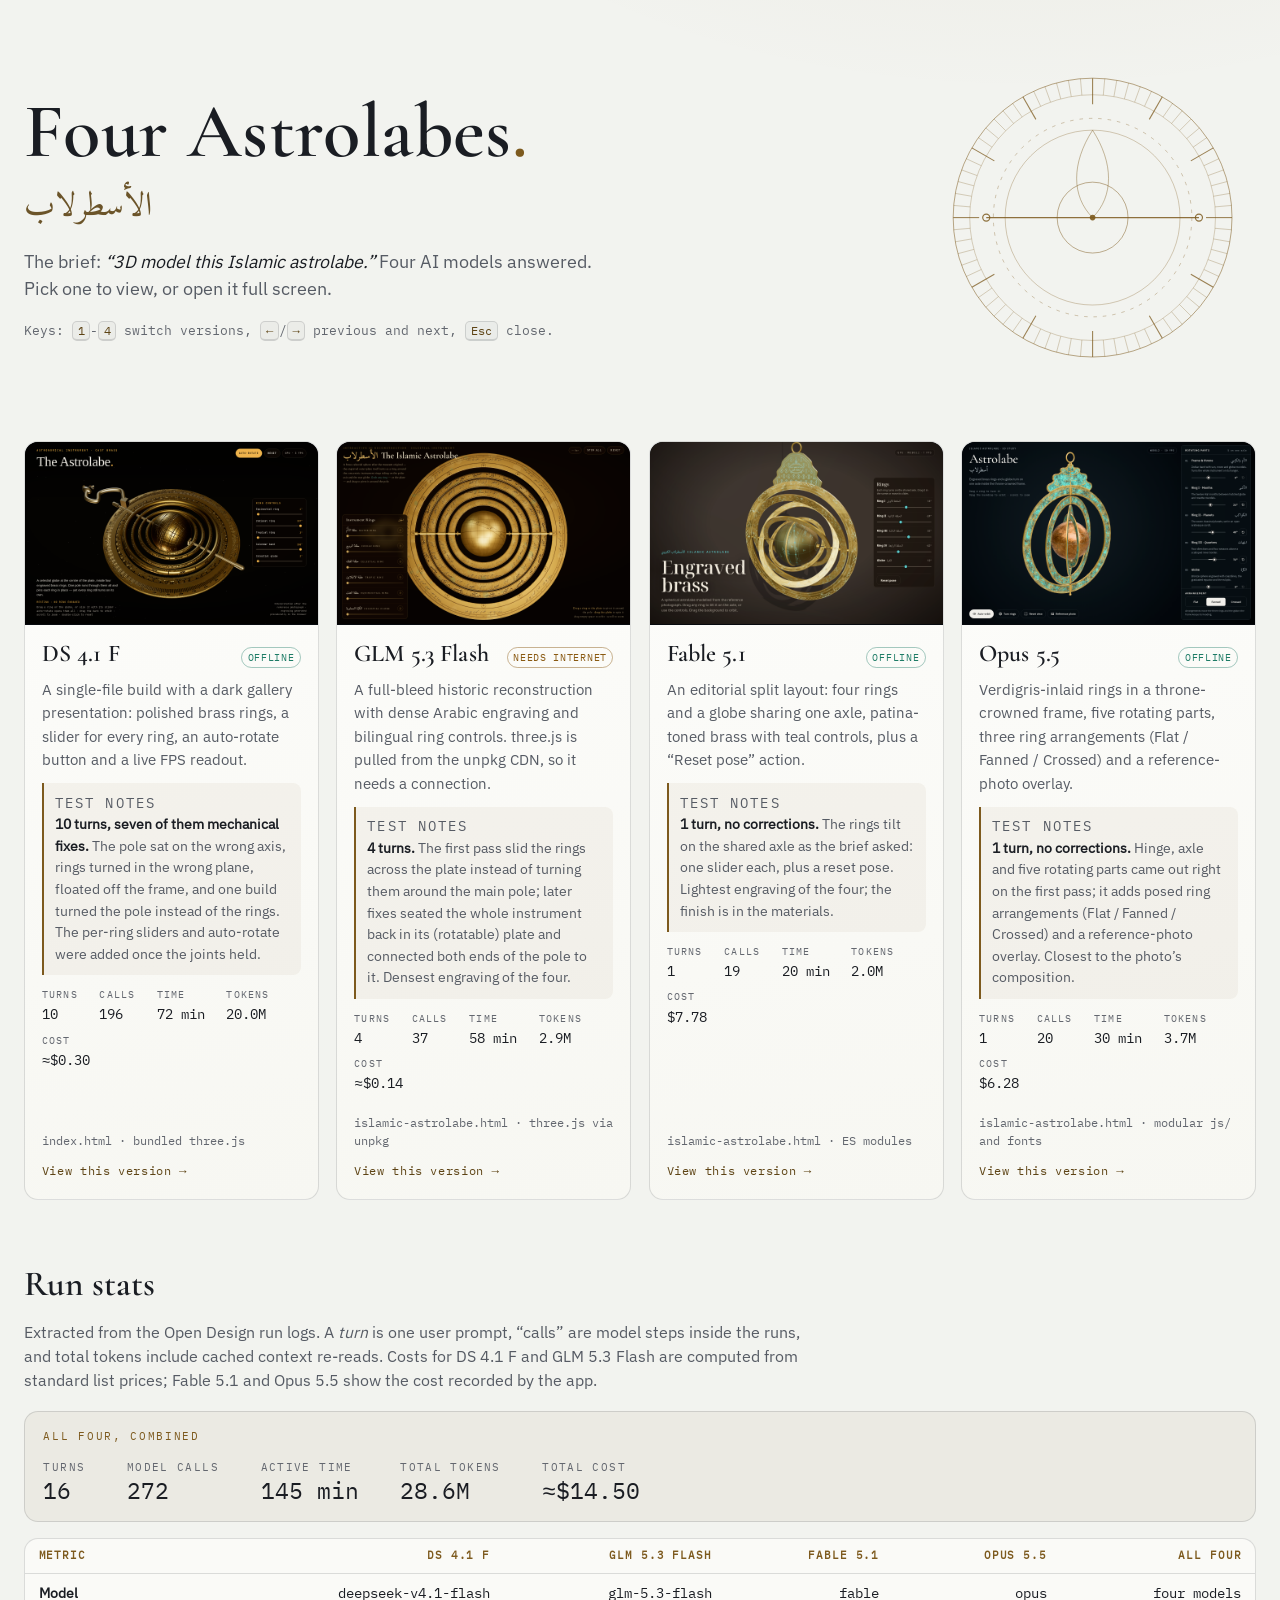
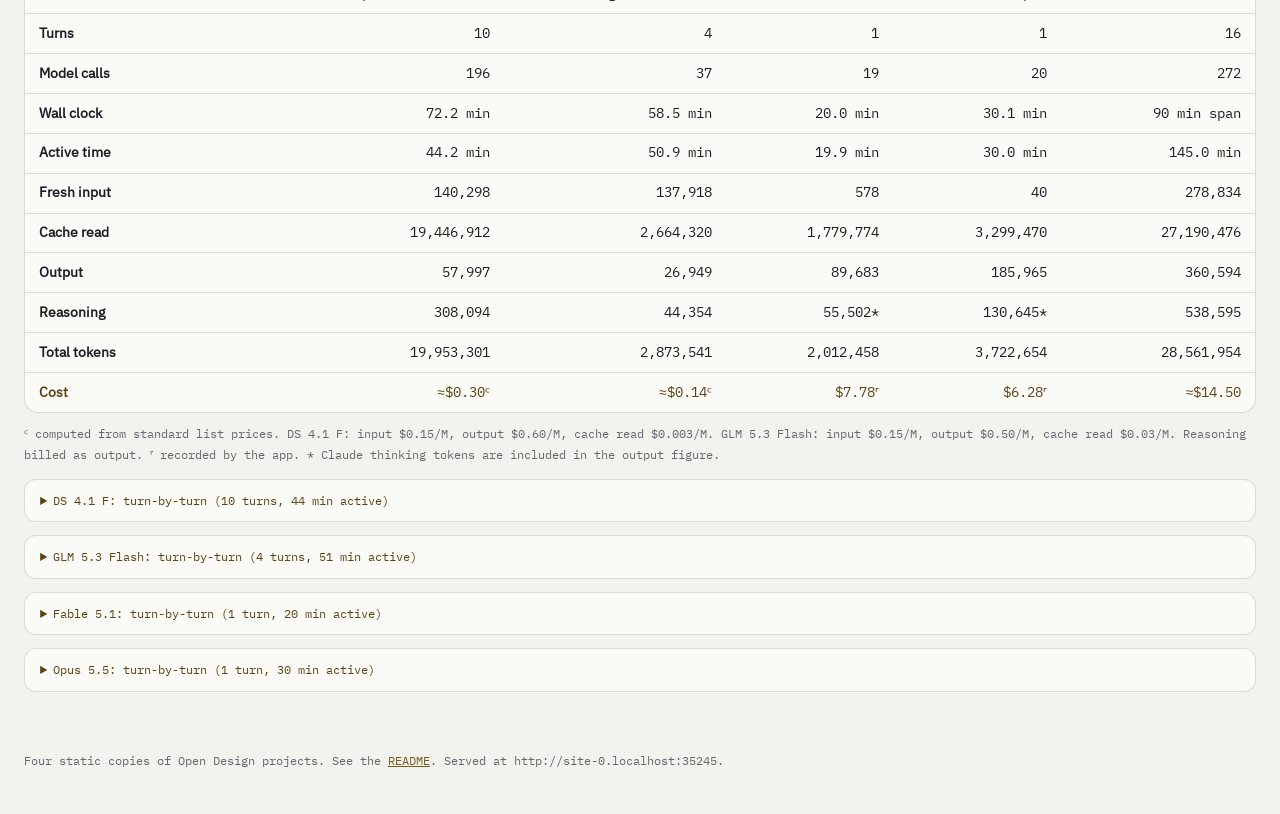
<file: index.html>
<!doctype html>
<html lang="en">
<head>
<meta charset="utf-8" />
<meta name="viewport" content="width=device-width, initial-scale=1" />
<meta name="color-scheme" content="dark light" />
<title>Astrolabe Model Test: four AI models, one brief</title>
<meta name="description" content="One brief given to four AI models: model this Islamic astrolabe. Compare the interactive WebGL results and read the run stats." />
<link rel="icon" href="assets/favicon.svg" type="image/svg+xml" />
<style>
  @font-face { font-family: 'Cormorant Garamond'; src: url('assets/fonts/CormorantGaramond-500-latin.woff2') format('woff2'); font-weight: 500 600; font-style: normal; font-display: swap; }
  @font-face { font-family: 'Amiri'; src: url('assets/fonts/Amiri-400-arabic.woff2') format('woff2'); font-weight: 400; font-style: normal; font-display: swap; }
  @font-face { font-family: 'Amiri'; src: url('assets/fonts/Amiri-700-arabic.woff2') format('woff2'); font-weight: 700; font-style: normal; font-display: swap; }
  @font-face { font-family: 'IBM Plex Mono'; src: url('assets/fonts/IBMPlexMono-400-latin.woff2') format('woff2'); font-weight: 400; font-style: normal; font-display: swap; }
  @font-face { font-family: 'IBM Plex Sans'; src: url('assets/fonts/IBMPlexSans-400-latin.woff2') format('woff2'); font-weight: 400; font-style: normal; font-display: swap; }

  /* ---------- tokens ---------- */
  :root {
    color-scheme: dark;
    --bg: #080b12;
    --bg-soft: #0b0f18;
    --card-a: #151b29;
    --card-b: #0b0f18;
    --stage: #05070c;
    --ink: #f2ead9;
    --muted: #a59d8b;
    --faint: #948b78;
    --gold: #c9a35c;
    --gold-2: #e8c98a;
    --on-accent: #17120a;
    --ok: #7fd6c4;
    --ok-line: rgba(127, 214, 196, .36);
    --warn: #e7b96a;
    --warn-line: rgba(231, 185, 106, .4);
    --line: rgba(201, 163, 92, .2);
    --line-2: rgba(201, 163, 92, .48);
    --tint: rgba(201, 163, 92, .06);
    --btn: rgba(255, 255, 255, .03);
    --glow-1: rgba(201, 163, 92, .09);
    --glow-2: rgba(127, 214, 196, .05);
    --shadow: rgba(0, 0, 0, .5);
    --serif: 'Cormorant Garamond', Georgia, 'Times New Roman', serif;
    --sans: 'IBM Plex Sans', system-ui, -apple-system, sans-serif;
    --mono: 'IBM Plex Mono', ui-monospace, 'SFMono-Regular', Menlo, monospace;
    --arabic: 'Amiri', serif;
    --page: 1280px;
    --gap: clamp(2.4rem, 4.5vw, 3.6rem);
  }

  @media (prefers-color-scheme: light) {
    :root {
      color-scheme: light;
      --bg: #f2f3ef;
      --bg-soft: #fafaf7;
      --card-a: #fdfdfb;
      --card-b: #f7f7f2;
      --ink: #1a1d23;
      --muted: #565b64;
      --faint: #63676f;
      --gold: #7d5a1e;
      --gold-2: #5d4314;
      --on-accent: #fbfaf5;
      --ok: #1e7c66;
      --ok-line: rgba(30, 124, 102, .4);
      --warn: #8a5a12;
      --warn-line: rgba(138, 90, 18, .45);
      --line: rgba(26, 29, 35, .14);
      --line-2: rgba(125, 90, 30, .45);
      --tint: rgba(125, 90, 30, .05);
      --btn: rgba(26, 29, 35, .03);
      --glow-1: rgba(125, 90, 30, .07);
      --glow-2: rgba(30, 124, 102, .04);
      --shadow: rgba(26, 24, 16, .14);
    }
  }

  /* ---------- base ---------- */
  * { box-sizing: border-box; }

  html { scroll-behavior: smooth; }

  body {
    margin: 0;
    min-height: 100vh;
    color: var(--ink);
    font-family: var(--sans);
    font-size: 16px;
    line-height: 1.55;
    background:
      radial-gradient(1100px 620px at 80% -12%, var(--glow-1), transparent 62%),
      radial-gradient(900px 520px at 6% 110%, var(--glow-2), transparent 60%),
      var(--bg);
    -webkit-font-smoothing: antialiased;
  }

  ::selection { background: var(--gold); color: var(--on-accent); }
  a { color: var(--gold); }

  [hidden] { display: none !important; }

  .page { position: relative; z-index: 1; }

  /* ---------- star field ---------- */
  #stars { position: fixed; inset: 0; z-index: 0; pointer-events: none; overflow: hidden; }
  #stars i { position: absolute; border-radius: 50%; background: #fdf6e3; }

  @media (prefers-color-scheme: light) {
    #stars { display: none; }
  }

  /* ---------- entrance ---------- */
  @keyframes rise {
    from { opacity: 0; transform: translateY(14px); }
    to   { opacity: 1; transform: none; }
  }
  .hero-copy > :nth-child(1) { animation: rise .7s cubic-bezier(.16, 1, .3, 1) .05s backwards; }
  .hero-copy > :nth-child(2) { animation: rise .7s cubic-bezier(.16, 1, .3, 1) .12s backwards; }
  .hero-copy > :nth-child(3) { animation: rise .7s cubic-bezier(.16, 1, .3, 1) .19s backwards; }
  .hero-copy > :nth-child(4) { animation: rise .7s cubic-bezier(.16, 1, .3, 1) .26s backwards; }
  .rosette       { animation: rise .9s cubic-bezier(.16, 1, .3, 1) .1s backwards; }
  .card:nth-child(1) { animation: rise .7s cubic-bezier(.16, 1, .3, 1) .24s backwards; }
  .card:nth-child(2) { animation: rise .7s cubic-bezier(.16, 1, .3, 1) .32s backwards; }
  .card:nth-child(3) { animation: rise .7s cubic-bezier(.16, 1, .3, 1) .40s backwards; }
  .card:nth-child(4) { animation: rise .7s cubic-bezier(.16, 1, .3, 1) .48s backwards; }

  /* ---------- hero ---------- */
  .hero {
    max-width: var(--page);
    margin: 0 auto;
    padding: clamp(2.25rem, 5vw, 4rem) 1.5rem .75rem;
    display: grid;
    grid-template-columns: minmax(0, 1.45fr) minmax(0, .55fr);
    gap: 2.5rem;
    align-items: center;
  }
  .hero-copy { min-width: 0; }
  h1 {
    margin: 0;
    font-family: var(--serif);
    font-weight: 600;
    font-size: clamp(2.8rem, 6.4vw, 4.8rem);
    line-height: 1;
    letter-spacing: .005em;
    text-wrap: balance;
  }
  h1 .dot { color: var(--gold); }
  .arabic {
    margin: .8rem 0 0;
    font-family: var(--arabic);
    font-weight: 400;
    font-size: clamp(1.5rem, 2.6vw, 2.1rem);
    line-height: 1.4;
    color: var(--gold-2);
    text-align: left;
    opacity: .9;
  }
  .lede {
    max-width: 52ch;
    margin: 1.1rem 0 0;
    color: var(--muted);
    font-size: 1.1rem;
    text-wrap: pretty;
  }
  .lede em { color: var(--ink); font-style: italic; }
  .hint { margin: 1.15rem 0 0; font-family: var(--mono); font-size: .8rem; color: var(--faint); }
  kbd {
    font-family: var(--mono);
    font-size: .76rem;
    color: var(--gold-2);
    border: 1px solid var(--line);
    border-bottom-width: 2px;
    border-radius: 5px;
    padding: .08em .38em;
    background: var(--btn);
  }

  .rosette { justify-self: center; width: clamp(190px, 24vw, 320px); color: var(--gold); }
  .rosette svg { width: 100%; height: auto; display: block; }
  .rosette .spin { animation: spin 200s linear infinite; transform-origin: 50% 50%; }
  .rosette .spin-rev { animation: spin 120s linear infinite reverse; transform-origin: 50% 50%; }
  @keyframes spin { to { transform: rotate(360deg); } }

  /* ---------- notice ---------- */
  .notice {
    max-width: min(1232px, calc(100% - 3rem));
    margin: 1.1rem auto 0;
    padding: .85rem 1rem;
    border: 1px solid var(--line-2);
    border-left-width: 3px;
    border-radius: 10px;
    background: var(--tint);
    font-family: var(--mono);
    font-size: .84rem;
    line-height: 1.65;
    color: var(--gold-2);
  }
  .notice code { font-family: var(--mono); color: var(--ink); background: var(--btn); border-radius: 4px; padding: .05em .3em; }

  /* ---------- cards ---------- */
  main { max-width: var(--page); margin: 0 auto; padding: 0 1.5rem 3.5rem; }

  .grid {
    display: grid;
    grid-template-columns: repeat(4, minmax(0, 1fr));
    gap: 1.1rem;
    margin-top: var(--gap);
  }
  @media (max-width: 1120px) { .grid { grid-template-columns: repeat(2, minmax(0, 1fr)); } }
  @media (max-width: 620px)  { .grid { grid-template-columns: 1fr; } }

  .card {
    display: flex;
    flex-direction: column;
    overflow: hidden;
    border: 1px solid var(--line);
    border-radius: 14px;
    background: linear-gradient(170deg, var(--card-a), var(--card-b));
    color: inherit;
    text-decoration: none;
    transition: transform .2s ease, border-color .2s ease, box-shadow .2s ease;
  }
  .card:hover { transform: translateY(-3px); border-color: var(--line-2); box-shadow: 0 18px 40px -24px var(--shadow); }
  .card:active { transform: translateY(-1px); }
  .card:focus-visible { outline: 2px solid var(--gold-2); outline-offset: 3px; }
  .card[aria-current="true"] { border-color: var(--gold); box-shadow: inset 0 0 0 1px var(--gold); }

  .thumb { margin: 0; aspect-ratio: 16 / 10; overflow: hidden; border-bottom: 1px solid var(--line); background: var(--stage); }
  .thumb img { width: 100%; height: 100%; object-fit: cover; display: block; transition: transform .35s ease; }
  .card:hover .thumb img { transform: scale(1.03); }

  .card-body { display: flex; flex-direction: column; gap: .6rem; padding: 1rem 1.05rem 1.15rem; flex: 1; }
  .card-head { display: flex; flex-wrap: wrap; align-items: baseline; justify-content: space-between; gap: .4rem .6rem; }
  .card-head h2 {
    margin: 0;
    font-family: var(--serif);
    font-weight: 600;
    font-size: 1.5rem;
    line-height: 1.1;
    letter-spacing: .005em;
    text-wrap: balance;
  }
  .card-head .tag { margin-left: auto; }
  .tag {
    font-family: var(--mono);
    font-size: .62rem;
    letter-spacing: .07em;
    text-transform: uppercase;
    color: var(--ok);
    border: 1px solid var(--ok-line);
    border-radius: 999px;
    padding: .2em .55em;
    white-space: nowrap;
  }
  .tag.warn { color: var(--warn); border-color: var(--warn-line); }
  .desc { margin: 0; color: var(--muted); font-size: .95rem; }

  .notes {
    margin: .1rem 0 0;
    padding: .6rem .7rem;
    border-left: 2px solid var(--gold);
    border-radius: 0 8px 8px 0;
    background: var(--tint);
  }
  .notes-label {
    margin: 0 0 .3rem;
    font-family: var(--mono);
    font-size: .64rem;
    letter-spacing: .15em;
    text-transform: uppercase;
    color: var(--gold-2);
  }
  .notes p { margin: 0; color: var(--muted); font-size: .87rem; line-height: 1.55; }
  .notes strong { color: var(--ink); font-weight: 600; }

  .card-stats { display: flex; flex-wrap: wrap; gap: .45rem 1.35rem; margin: .15rem 0 0; }
  .card-stats > div { display: flex; flex-direction: column; gap: .05rem; }
  .card-stats dt {
    font-family: var(--mono);
    font-size: .62rem;
    letter-spacing: .12em;
    text-transform: uppercase;
    color: var(--faint);
  }
  .card-stats dd { margin: 0; font-family: var(--mono); font-size: .9rem; color: var(--ink); font-variant-numeric: tabular-nums; }

  .meta { margin: auto 0 0; padding-top: .6rem; font-family: var(--mono); font-size: .72rem; color: var(--faint); }
  .view-cta { margin-top: .1rem; font-family: var(--mono); font-size: .78rem; letter-spacing: .05em; color: var(--gold-2); }
  .card[aria-current="true"] .view-cta { color: var(--gold); }

  /* ---------- viewer ---------- */
  .viewer {
    margin-top: var(--gap);
    border: 1px solid var(--line-2);
    border-radius: 16px;
    overflow: hidden;
    background: var(--bg-soft);
    box-shadow: 0 32px 64px -44px var(--shadow);
  }
  .viewer-bar {
    display: flex;
    flex-wrap: wrap;
    align-items: center;
    justify-content: space-between;
    gap: .6rem 1rem;
    padding: .7rem .85rem;
    border-bottom: 1px solid var(--line);
  }
  .viewer-id { display: flex; align-items: baseline; gap: .65rem; min-width: 0; }
  .viewer-name { font-family: var(--serif); font-weight: 600; font-size: 1.3rem; white-space: nowrap; }
  .viewer-file { font-family: var(--mono); font-size: .72rem; color: var(--faint); overflow: hidden; text-overflow: ellipsis; white-space: nowrap; }
  .viewer-actions { display: flex; flex-wrap: wrap; align-items: center; gap: .4rem; }

  .btn {
    font-family: var(--mono);
    font-size: .78rem;
    color: var(--ink);
    background: var(--btn);
    border: 1px solid var(--line);
    border-radius: 999px;
    padding: .42rem .85rem;
    cursor: pointer;
    text-decoration: none;
    white-space: nowrap;
    transition: border-color .15s ease, color .15s ease, background .15s ease;
  }
  .btn:hover { border-color: var(--gold); color: var(--gold-2); }
  .btn:active { transform: translateY(1px); }
  .btn.primary { background: var(--gold); border-color: var(--gold); color: var(--on-accent); }
  .btn.primary:hover { background: var(--gold-2); border-color: var(--gold-2); color: var(--on-accent); }
  .btn:focus-visible { outline: 2px solid var(--gold-2); outline-offset: 2px; }

  .frame-wrap { position: relative; height: clamp(440px, 76vh, 860px); background: var(--stage); }
  .frame-wrap iframe { width: 100%; height: 100%; border: 0; display: block; background: var(--stage); }
  .frame-wrap:fullscreen { height: 100vh; }
  .frame-wrap:fullscreen iframe { height: 100vh; }

  .loading {
    position: absolute;
    inset: 0;
    z-index: 2;
    display: flex;
    flex-direction: column;
    align-items: center;
    justify-content: center;
    gap: 1.05rem;
    background: var(--stage);
    font-family: var(--mono);
    font-size: .78rem;
    letter-spacing: .16em;
    text-transform: uppercase;
    color: #e8c98a;
    transition: opacity .35s ease;
  }
  .loading.hidden { opacity: 0; pointer-events: none; }
  .dial {
    position: relative;
    width: 54px;
    height: 54px;
    border-radius: 50%;
    border: 1px solid rgba(201, 163, 92, .35);
    animation: spin 3.2s linear infinite;
  }
  .dial::before {
    content: "";
    position: absolute;
    left: 50%;
    bottom: 50%;
    width: 1px;
    height: 22px;
    background: linear-gradient(to top, rgba(232, 201, 138, 0), #e8c98a);
  }
  .dial::after {
    content: "";
    position: absolute;
    inset: 6px;
    border-radius: 50%;
    border: 1px dashed rgba(201, 163, 92, .25);
  }

  /* ---------- run stats ---------- */
  .stats { margin-top: var(--gap); }
  .stats h2 {
    margin: 0 0 .5rem;
    font-family: var(--serif);
    font-weight: 600;
    font-size: clamp(1.7rem, 2.9vw, 2.2rem);
    letter-spacing: .005em;
    text-wrap: balance;
  }
  .stats .sub { max-width: 78ch; margin: 0 0 1.15rem; color: var(--muted); font-size: .98rem; }

  .stat-band {
    display: flex;
    flex-wrap: wrap;
    align-items: baseline;
    gap: .9rem 2.4rem;
    margin: 0 0 1rem;
    padding: 1rem 1.15rem;
    border: 1px solid var(--line);
    border-radius: 14px;
    background: var(--tint);
  }
  .band-label {
    flex-basis: 100%;
    margin: 0;
    font-family: var(--mono);
    font-size: .66rem;
    letter-spacing: .16em;
    text-transform: uppercase;
    color: var(--gold);
  }
  .band-items { display: flex; flex-wrap: wrap; gap: .85rem 2.6rem; margin: 0; }
  .band-items > div { display: flex; flex-direction: column; gap: .1rem; }
  .band-items dt {
    font-family: var(--mono);
    font-size: .66rem;
    letter-spacing: .13em;
    text-transform: uppercase;
    color: var(--faint);
  }
  .band-items dd { margin: 0; font-family: var(--mono); font-size: 1.45rem; line-height: 1.2; color: var(--ink); font-variant-numeric: tabular-nums; }

  .tbl-wrap { overflow-x: auto; border: 1px solid var(--line); border-radius: 14px; background: var(--bg-soft); }
  .stats-table { border-collapse: collapse; width: 100%; min-width: 960px; font-size: .86rem; }
  .stats-table th, .stats-table td { padding: .55rem .85rem; text-align: right; white-space: nowrap; border-bottom: 1px solid var(--line); }
  .stats-table thead th { font-family: var(--mono); font-size: .68rem; letter-spacing: .08em; text-transform: uppercase; color: var(--gold); }
  .stats-table th:first-child, .stats-table td:first-child { text-align: left; }
  .stats-table tbody tr:hover { background: var(--tint); }
  .stats-table tbody tr:last-child th, .stats-table tbody tr:last-child td { border-bottom: 0; }
  .stats-table .num, .stats-table .mono { font-family: var(--mono); font-variant-numeric: tabular-nums; }
  .stats-table tr.total td, .stats-table tr.total th { color: var(--gold-2); }
  .cost-note { margin: .7rem 0 0; font-family: var(--mono); font-size: .74rem; line-height: 1.75; color: var(--faint); }

  details.turnly { margin-top: .8rem; border: 1px solid var(--line); border-radius: 12px; background: var(--bg-soft); }
  details.turnly summary { padding: .7rem .95rem; cursor: pointer; font-family: var(--mono); font-size: .78rem; color: var(--gold-2); }
  details.turnly summary:hover { color: var(--gold); }
  details.turnly[open] summary { border-bottom: 1px solid var(--line); }
  details.turnly .tbl-wrap { border: 0; border-radius: 0 0 12px 12px; }
  details.turnly .stats-table { min-width: 640px; }

  /* ---------- footer ---------- */
  footer {
    max-width: var(--page);
    margin: 0 auto;
    padding: .25rem 1.5rem 2.75rem;
    font-family: var(--mono);
    font-size: .74rem;
    color: var(--faint);
  }
  footer a { color: var(--gold); }

  @media (max-width: 860px) {
    .hero { grid-template-columns: 1fr; gap: 1.75rem; }
    .rosette { order: -1; justify-self: start; width: clamp(140px, 34vw, 190px); }
  }

  @media (prefers-reduced-motion: reduce) {
    html { scroll-behavior: auto; }
    *, *::before, *::after {
      animation-duration: .001s !important;
      animation-iteration-count: 1 !important;
      transition-duration: .001s !important;
    }
  }
</style>
</head>
<body>
<div id="stars" aria-hidden="true"></div>

<div class="page">
  <header class="hero">
    <div class="hero-copy">
      <h1>Four Astrolabes<span class="dot">.</span></h1>
      <p class="arabic" lang="ar" dir="rtl">الأسطرلاب</p>
      <p class="lede">
        The brief: <em>“3D model this Islamic astrolabe.”</em> Four AI models
        answered. Pick one to view, or open it full screen.
      </p>
      <p class="hint">Keys: <kbd>1</kbd>-<kbd>4</kbd> switch versions, <kbd>←</kbd>/<kbd>→</kbd> previous and next, <kbd>Esc</kbd> close.</p>
    </div>
    <div class="rosette" id="rosette" aria-hidden="true"></div>
  </header>

  <div class="notice" id="fileNotice" hidden>
    Heads-up: this page is open from <code>file://</code>. Three of the four instruments use ES
    modules and will not render in the embedded viewer. Serve the folder instead:
    <code>python3 -m http.server 8000</code> and open <code>http://localhost:8000/</code>.
    (The DS 4.1 F version works either way.)
  </div>

  <main>
    <section class="grid" aria-label="Model versions">

      <a class="card" href="#ds-4.1-f" data-id="ds-4.1-f" data-name="DS 4.1 F" data-entry="ds-4.1-f/index.html">
        <figure class="thumb"><img src="assets/thumbs/ds-4.1-f.png" width="1440" height="900" alt="DS 4.1 F: polished brass astrolabe on a dark background" loading="lazy" decoding="async" /></figure>
        <div class="card-body">
          <div class="card-head"><h2>DS 4.1 F</h2><span class="tag">offline</span></div>
          <p class="desc">A single-file build with a dark gallery presentation: polished brass rings, a slider for every ring, an auto-rotate button and a live FPS readout.</p>
          <div class="notes">
            <p class="notes-label">Test notes</p>
            <p><strong>10 turns, seven of them mechanical fixes.</strong> The pole sat on the wrong axis, rings turned in the wrong plane, floated off the frame, and one build turned the pole instead of the rings. The per-ring sliders and auto-rotate were added once the joints held.</p>
          </div>
          <dl class="card-stats">
            <div><dt>Turns</dt><dd>10</dd></div>
            <div><dt>Calls</dt><dd>196</dd></div>
            <div><dt>Time</dt><dd>72 min</dd></div>
            <div><dt>Tokens</dt><dd>20.0M</dd></div>
            <div><dt title="computed from standard list prices">Cost</dt><dd>≈$0.30</dd></div>
          </dl>
          <p class="meta">index.html · bundled three.js</p>
          <span class="view-cta">View this version →</span>
        </div>
      </a>

      <a class="card" href="#glm-5.3-flash" data-id="glm-5.3-flash" data-name="GLM 5.3 Flash" data-entry="glm-5.3-flash/islamic-astrolabe.html">
        <figure class="thumb"><img src="assets/thumbs/glm-5.3-flash.png" width="1440" height="900" alt="GLM 5.3 Flash: full-bleed brass astrolabe with dense Arabic engraving" loading="lazy" decoding="async" /></figure>
        <div class="card-body">
          <div class="card-head"><h2>GLM 5.3 Flash</h2><span class="tag warn">needs internet</span></div>
          <p class="desc">A full-bleed historic reconstruction with dense Arabic engraving and bilingual ring controls. three.js is pulled from the unpkg CDN, so it needs a connection.</p>
          <div class="notes">
            <p class="notes-label">Test notes</p>
            <p><strong>4 turns.</strong> The first pass slid the rings across the plate instead of turning them around the main pole; later fixes seated the whole instrument back in its (rotatable) plate and connected both ends of the pole to it. Densest engraving of the four.</p>
          </div>
          <dl class="card-stats">
            <div><dt>Turns</dt><dd>4</dd></div>
            <div><dt>Calls</dt><dd>37</dd></div>
            <div><dt>Time</dt><dd>58 min</dd></div>
            <div><dt>Tokens</dt><dd>2.9M</dd></div>
            <div><dt title="computed from standard list prices">Cost</dt><dd>≈$0.14</dd></div>
          </dl>
          <p class="meta">islamic-astrolabe.html · three.js via unpkg</p>
          <span class="view-cta">View this version →</span>
        </div>
      </a>

      <a class="card" href="#fable-5.1" data-id="fable-5.1" data-name="Fable 5.1" data-entry="fable-5.1/islamic-astrolabe.html">
        <figure class="thumb"><img src="assets/thumbs/fable-5.1.png" width="1440" height="900" alt="Fable 5.1: patina-toned brass rings with teal controls" loading="lazy" decoding="async" /></figure>
        <div class="card-body">
          <div class="card-head"><h2>Fable 5.1</h2><span class="tag">offline</span></div>
          <p class="desc">An editorial split layout: four rings and a globe sharing one axle, patina-toned brass with teal controls, plus a “Reset pose” action.</p>
          <div class="notes">
            <p class="notes-label">Test notes</p>
            <p><strong>1 turn, no corrections.</strong> The rings tilt on the shared axle as the brief asked: one slider each, plus a reset pose. Lightest engraving of the four; the finish is in the materials.</p>
          </div>
          <dl class="card-stats">
            <div><dt>Turns</dt><dd>1</dd></div>
            <div><dt>Calls</dt><dd>19</dd></div>
            <div><dt>Time</dt><dd>20 min</dd></div>
            <div><dt>Tokens</dt><dd>2.0M</dd></div>
            <div><dt title="recorded by the app">Cost</dt><dd>$7.78</dd></div>
          </dl>
          <p class="meta">islamic-astrolabe.html · ES modules</p>
          <span class="view-cta">View this version →</span>
        </div>
      </a>

      <a class="card" href="#opus-5.5" data-id="opus-5.5" data-name="Opus 5.5" data-entry="opus-5.5/islamic-astrolabe.html">
        <figure class="thumb"><img src="assets/thumbs/opus-5.5.png" width="1440" height="900" alt="Opus 5.5: verdigris-inlaid astrolabe with a throne-crowned frame" loading="lazy" decoding="async" /></figure>
        <div class="card-body">
          <div class="card-head"><h2>Opus 5.5</h2><span class="tag">offline</span></div>
          <p class="desc">Verdigris-inlaid rings in a throne-crowned frame, five rotating parts, three ring arrangements (Flat / Fanned / Crossed) and a reference-photo overlay.</p>
          <div class="notes">
            <p class="notes-label">Test notes</p>
            <p><strong>1 turn, no corrections.</strong> Hinge, axle and five rotating parts came out right on the first pass; it adds posed ring arrangements (Flat / Fanned / Crossed) and a reference-photo overlay. Closest to the photo’s composition.</p>
          </div>
          <dl class="card-stats">
            <div><dt>Turns</dt><dd>1</dd></div>
            <div><dt>Calls</dt><dd>20</dd></div>
            <div><dt>Time</dt><dd>30 min</dd></div>
            <div><dt>Tokens</dt><dd>3.7M</dd></div>
            <div><dt title="recorded by the app">Cost</dt><dd>$6.28</dd></div>
          </dl>
          <p class="meta">islamic-astrolabe.html · modular js/ and fonts</p>
          <span class="view-cta">View this version →</span>
        </div>
      </a>

    </section>

    <section class="viewer" id="viewer" hidden aria-label="Version viewer">
      <div class="viewer-bar">
        <div class="viewer-id" aria-live="polite">
          <span class="viewer-name" id="viewer-name"></span>
          <span class="viewer-file" id="viewer-file"></span>
        </div>
        <div class="viewer-actions">
          <button class="btn" id="prev" type="button" title="Previous version (Left arrow)">Previous</button>
          <button class="btn" id="next" type="button" title="Next version (Right arrow)">Next</button>
          <button class="btn" id="reload" type="button" title="Reload the embedded page">Reload</button>
          <a class="btn primary" id="open-new" href="#" target="_blank" rel="noopener">Open in new tab</a>
          <button class="btn" id="full" type="button">Fullscreen</button>
          <button class="btn" id="close" type="button">Close</button>
        </div>
      </div>
      <div class="frame-wrap" id="frame-wrap">
        <iframe id="frame" title="Selected astrolabe version" allow="autoplay; fullscreen"></iframe>
        <div class="loading" id="loading">
          <div class="dial" aria-hidden="true"></div>
          <span>Loading the instrument…</span>
        </div>
      </div>
    </section>

    <!-- STATS:START -->
<section class="stats" id="stats" aria-label="Run statistics">
  <h2>Run stats</h2>
  <p class="sub">Extracted from the Open Design run logs. A <em>turn</em> is one user prompt,
  “calls” are model steps inside the runs, and total tokens include cached context re-reads.
  Costs for DS 4.1 F and GLM 5.3 Flash are computed from standard list prices; Fable 5.1 and
  Opus 5.5 show the cost recorded by the app.</p>
  <div class="stat-band">
    <p class="band-label">All four, combined</p>
    <dl class="band-items">
      <div><dt>Turns</dt><dd>16</dd></div>
      <div><dt>Model calls</dt><dd>272</dd></div>
      <div><dt>Active time</dt><dd>145 min</dd></div>
      <div><dt>Total tokens</dt><dd>28.6M</dd></div>
      <div><dt>Total cost</dt><dd>≈$14.50</dd></div>
    </dl>
  </div>
  <div class="tbl-wrap">
    <table class="stats-table">
      <thead><tr><th>Metric</th><th>DS 4.1 F</th><th>GLM 5.3 Flash</th><th>Fable 5.1</th><th>Opus 5.5</th><th>All four</th></tr></thead>
      <tbody>
        <tr><th scope="row">Model</th><td class="mono">deepseek-v4.1-flash</td><td class="mono">glm-5.3-flash</td><td class="mono">fable</td><td class="mono">opus</td><td class="mono">four models</td></tr>
        <tr><th scope="row">Turns</th><td class="num">10</td><td class="num">4</td><td class="num">1</td><td class="num">1</td><td class="num">16</td></tr>
        <tr><th scope="row">Model calls</th><td class="num">196</td><td class="num">37</td><td class="num">19</td><td class="num">20</td><td class="num">272</td></tr>
        <tr><th scope="row">Wall clock</th><td class="num">72.2 min</td><td class="num">58.5 min</td><td class="num">20.0 min</td><td class="num">30.1 min</td><td class="num">90 min span</td></tr>
        <tr><th scope="row">Active time</th><td class="num">44.2 min</td><td class="num">50.9 min</td><td class="num">19.9 min</td><td class="num">30.0 min</td><td class="num">145.0 min</td></tr>
        <tr><th scope="row">Fresh input</th><td class="num">140,298</td><td class="num">137,918</td><td class="num">578</td><td class="num">40</td><td class="num">278,834</td></tr>
        <tr><th scope="row">Cache read</th><td class="num">19,446,912</td><td class="num">2,664,320</td><td class="num">1,779,774</td><td class="num">3,299,470</td><td class="num">27,190,476</td></tr>
        <tr><th scope="row">Output</th><td class="num">57,997</td><td class="num">26,949</td><td class="num">89,683</td><td class="num">185,965</td><td class="num">360,594</td></tr>
        <tr><th scope="row">Reasoning</th><td class="num">308,094</td><td class="num">44,354</td><td class="num">55,502*</td><td class="num">130,645*</td><td class="num">538,595</td></tr>
        <tr><th scope="row">Total tokens</th><td class="num">19,953,301</td><td class="num">2,873,541</td><td class="num">2,012,458</td><td class="num">3,722,654</td><td class="num">28,561,954</td></tr>
        <tr class="total"><th scope="row">Cost</th><td class="num cost">≈$0.30ᶜ</td><td class="num cost">≈$0.14ᶜ</td><td class="num cost">$7.78ʳ</td><td class="num cost">$6.28ʳ</td><td class="num cost">≈$14.50</td></tr>
      </tbody>
    </table>
  </div>
  <p class="cost-note">ᶜ computed from standard list prices. DS 4.1 F: input $0.15/M, output $0.60/M, cache read $0.003/M.
  GLM 5.3 Flash: input $0.15/M, output $0.50/M, cache read $0.03/M. Reasoning billed as output.
  ʳ recorded by the app. * Claude thinking tokens are included in the output figure.</p>
  <details class="turnly">
    <summary>DS 4.1 F: turn-by-turn (10 turns, 44 min active)</summary>
    <div class="tbl-wrap">
      <table class="stats-table">
        <thead><tr><th>Turn</th><th>Time</th><th>Calls</th><th>Fresh in</th><th>Cache read</th><th>Output</th><th>Total tokens</th></tr></thead>
        <tbody>
          <tr><td>1</td><td class="num">395 s</td><td class="num">17</td><td class="num">28,768</td><td class="num">1,327,744</td><td class="num">19,755</td><td class="num">1,435,606</td></tr>
          <tr><td>2</td><td class="num">261 s</td><td class="num">14</td><td class="num">14,661</td><td class="num">2,104,320</td><td class="num">6,877</td><td class="num">2,165,279</td></tr>
          <tr><td>3</td><td class="num">136 s</td><td class="num">11</td><td class="num">3,859</td><td class="num">1,995,520</td><td class="num">6,003</td><td class="num">2,021,239</td></tr>
          <tr><td>4</td><td class="num">251 s</td><td class="num">15</td><td class="num">20,884</td><td class="num">604,160</td><td class="num">1,593</td><td class="num">661,240</td></tr>
          <tr><td>5</td><td class="num">292 s</td><td class="num">21</td><td class="num">19,975</td><td class="num">1,969,792</td><td class="num">4,177</td><td class="num">2,033,038</td></tr>
          <tr><td>6</td><td class="num">161 s</td><td class="num">11</td><td class="num">4,589</td><td class="num">1,301,504</td><td class="num">1,897</td><td class="num">1,327,050</td></tr>
          <tr><td>7</td><td class="num">380 s</td><td class="num">27</td><td class="num">9,766</td><td class="num">4,305,920</td><td class="num">4,866</td><td class="num">4,358,494</td></tr>
          <tr><td>8</td><td class="num">140 s</td><td class="num">14</td><td class="num">4,569</td><td class="num">2,573,824</td><td class="num">2,385</td><td class="num">2,588,156</td></tr>
          <tr><td>9</td><td class="num">409 s</td><td class="num">40</td><td class="num">21,500</td><td class="num">1,504,000</td><td class="num">4,873</td><td class="num">1,570,679</td></tr>
          <tr><td>10</td><td class="num">226 s</td><td class="num">26</td><td class="num">11,727</td><td class="num">1,760,128</td><td class="num">5,571</td><td class="num">1,792,520</td></tr>
        </tbody>
      </table>
    </div>
  </details>
  <details class="turnly">
    <summary>GLM 5.3 Flash: turn-by-turn (4 turns, 51 min active)</summary>
    <div class="tbl-wrap">
      <table class="stats-table">
        <thead><tr><th>Turn</th><th>Time</th><th>Calls</th><th>Fresh in</th><th>Cache read</th><th>Output</th><th>Total tokens</th></tr></thead>
        <tbody>
          <tr><td>1</td><td class="num">848 s</td><td class="num">9</td><td class="num">88,139</td><td class="num">290,752</td><td class="num">13,351</td><td class="num">408,802</td></tr>
          <tr><td>2</td><td class="num">1087 s</td><td class="num">14</td><td class="num">31,439</td><td class="num">1,049,024</td><td class="num">8,041</td><td class="num">1,108,635</td></tr>
          <tr><td>3</td><td class="num">587 s</td><td class="num">8</td><td class="num">12,561</td><td class="num">730,112</td><td class="num">4,375</td><td class="num">752,825</td></tr>
          <tr><td>4</td><td class="num">534 s</td><td class="num">6</td><td class="num">5,779</td><td class="num">594,432</td><td class="num">1,182</td><td class="num">603,279</td></tr>
        </tbody>
      </table>
    </div>
  </details>
  <details class="turnly">
    <summary>Fable 5.1: turn-by-turn (1 turn, 20 min active)</summary>
    <div class="tbl-wrap">
      <table class="stats-table">
        <thead><tr><th>Turn</th><th>Time</th><th>Calls</th><th>Fresh in</th><th>Cache read</th><th>Output</th><th>Total tokens</th></tr></thead>
        <tbody>
          <tr><td>1</td><td class="num">1194 s</td><td class="num">19</td><td class="num">578</td><td class="num">1,779,774</td><td class="num">89,683</td><td class="num">2,012,458</td></tr>
        </tbody>
      </table>
    </div>
  </details>
  <details class="turnly">
    <summary>Opus 5.5: turn-by-turn (1 turn, 30 min active)</summary>
    <div class="tbl-wrap">
      <table class="stats-table">
        <thead><tr><th>Turn</th><th>Time</th><th>Calls</th><th>Fresh in</th><th>Cache read</th><th>Output</th><th>Total tokens</th></tr></thead>
        <tbody>
          <tr><td>1</td><td class="num">1802 s</td><td class="num">20</td><td class="num">40</td><td class="num">3,299,470</td><td class="num">185,965</td><td class="num">3,722,654</td></tr>
        </tbody>
      </table>
    </div>
  </details>
</section>
    <!-- STATS:END -->
  </main>

  <footer>
    Four static copies of Open Design projects. See the <a href="README.md">README</a>.
    Served at <span id="origin"></span>.
  </footer>
</div>

<script>
(function () {
  'use strict';

  /* ---------- star field ---------- */
  (function stars() {
    var host = document.getElementById('stars');
    var seed = 20260926;
    function rnd() { seed = (seed * 1103515245 + 12345) % 2147483648; return seed / 2147483648; }
    var frag = document.createDocumentFragment();
    for (var i = 0; i < 120; i++) {
      var s = document.createElement('i');
      var size = .6 + rnd() * 1.4;
      s.style.left = (rnd() * 100) + '%';
      s.style.top = (rnd() * 100) + '%';
      s.style.width = size + 'px';
      s.style.height = size + 'px';
      s.style.opacity = (.12 + rnd() * .5).toFixed(2);
      if (rnd() > .9) { s.style.background = '#e8c98a'; }
      frag.appendChild(s);
    }
    host.appendChild(frag);
  })();

  /* ---------- astrolabe rosette ---------- */
  (function rosette() {
    var host = document.getElementById('rosette');
    var NS = 'http://www.w3.org/2000/svg';
    var svg = document.createElementNS(NS, 'svg');
    svg.setAttribute('viewBox', '0 0 260 260');

    function add(parent, tag, attrs) {
      var el = document.createElementNS(NS, tag);
      for (var k in attrs) el.setAttribute(k, attrs[k]);
      parent.appendChild(el);
      return el;
    }
    function ring(parent, r, w, o, dash) {
      add(parent, 'circle', { cx: 130, cy: 130, r: r, fill: 'none', stroke: 'currentColor', 'stroke-width': w, opacity: o, 'stroke-dasharray': dash || 'none' });
    }

    var base = add(svg, 'g', {});
    ring(base, 118, .8, .55);
    ring(base, 30, .8, .5);
    add(base, 'circle', { cx: 130, cy: 130, r: 2.4, fill: 'currentColor', opacity: .9 });

    var spinGroup = add(svg, 'g', { class: 'spin' });
    ring(spinGroup, 104, .55, .4);
    for (var i = 0; i < 72; i++) {
      var a = (i / 72) * Math.PI * 2;
      var long = i % 6 === 0;
      var r1 = long ? 96 : 104, r2 = 118;
      add(spinGroup, 'line', {
        x1: 130 + Math.cos(a) * r1, y1: 130 + Math.sin(a) * r1,
        x2: 130 + Math.cos(a) * r2, y2: 130 + Math.sin(a) * r2,
        stroke: 'currentColor', 'stroke-width': long ? .9 : .5, opacity: long ? .75 : .45
      });
    }

    var spinRev = add(svg, 'g', { class: 'spin-rev' });
    ring(spinRev, 84, .6, .45, '3 5');
    var alidade = add(spinRev, 'g', {});
    add(alidade, 'line', { x1: 40, y1: 130, x2: 220, y2: 130, stroke: 'currentColor', 'stroke-width': 1.1, opacity: .85 });
    add(alidade, 'circle', { cx: 40, cy: 130, r: 3, fill: 'none', stroke: 'currentColor', 'stroke-width': 1, opacity: .85 });
    add(alidade, 'circle', { cx: 220, cy: 130, r: 3, fill: 'none', stroke: 'currentColor', 'stroke-width': 1, opacity: .85 });
    var rete = add(svg, 'g', { class: 'spin' });
    ring(rete, 74, .5, .5);
    add(rete, 'path', { d: 'M 130 56 C 148 84 148 112 130 130 C 112 112 112 84 130 56 Z', fill: 'none', stroke: 'currentColor', 'stroke-width': .7, opacity: .5 });

    host.appendChild(svg);
  })();

  /* ---------- viewer logic ---------- */
  var cards = Array.prototype.slice.call(document.querySelectorAll('.card'));
  var viewer = document.getElementById('viewer');
  var frame = document.getElementById('frame');
  var frameWrap = document.getElementById('frame-wrap');
  var loading = document.getElementById('loading');
  var nameEl = document.getElementById('viewer-name');
  var fileEl = document.getElementById('viewer-file');
  var openNew = document.getElementById('open-new');
  var fullBtn = document.getElementById('full');
  var CTA = 'View this version →';
  var CTA_ACTIVE = 'Now viewing';
  var current = -1;

  function byId(id) {
    for (var i = 0; i < cards.length; i++) if (cards[i].dataset.id === id) return i;
    return -1;
  }

  function select(i, opts) {
    opts = opts || {};
    if (i < 0 || i >= cards.length) return;
    var card = cards[i];
    current = i;

    cards.forEach(function (c, j) {
      var active = j === i;
      c.setAttribute('aria-current', active ? 'true' : 'false');
      var cta = c.querySelector('.view-cta');
      if (cta) cta.textContent = active ? CTA_ACTIVE : CTA;
    });

    nameEl.textContent = card.dataset.name;
    fileEl.textContent = card.dataset.entry;
    openNew.href = card.dataset.entry;
    loading.classList.remove('hidden');
    frame.src = card.dataset.entry;
    viewer.hidden = false;

    if (opts.scroll !== false) {
      viewer.scrollIntoView({ behavior: 'smooth', block: 'start' });
    }
    if (opts.push !== false) {
      history.pushState({ id: card.dataset.id }, '', '#' + card.dataset.id);
    }
  }

  function closeViewer(opts) {
    opts = opts || {};
    current = -1;
    viewer.hidden = true;
    frame.src = 'about:blank';
    cards.forEach(function (c) {
      c.setAttribute('aria-current', 'false');
      var cta = c.querySelector('.view-cta');
      if (cta) cta.textContent = CTA;
    });
    if (opts.push !== false) {
      history.pushState({}, '', location.pathname + location.search);
    }
  }

  cards.forEach(function (card, i) {
    card.addEventListener('click', function (ev) {
      ev.preventDefault();
      select(i);
    });
  });

  document.getElementById('prev').addEventListener('click', function () {
    select((current - 1 + cards.length) % cards.length, { scroll: false });
  });
  document.getElementById('next').addEventListener('click', function () {
    select((current + 1) % cards.length, { scroll: false });
  });
  document.getElementById('reload').addEventListener('click', function () {
    if (current < 0) return;
    loading.classList.remove('hidden');
    frame.src = 'about:blank';
    setTimeout(function () { frame.src = cards[current].dataset.entry; }, 60);
  });
  document.getElementById('close').addEventListener('click', function () { closeViewer(); });

  fullBtn.addEventListener('click', function () {
    if (document.fullscreenElement) { document.exitFullscreen(); return; }
    if (frameWrap.requestFullscreen) frameWrap.requestFullscreen();
  });
  document.addEventListener('fullscreenchange', function () {
    fullBtn.textContent = document.fullscreenElement ? 'Exit fullscreen' : 'Fullscreen';
  });

  frame.addEventListener('load', function () {
    if (!viewer.hidden) setTimeout(function () { loading.classList.add('hidden'); }, 250);
  });

  window.addEventListener('keydown', function (ev) {
    if (ev.target && /input|textarea|select/i.test(ev.target.tagName)) return;
    if (ev.key >= '1' && ev.key <= String(cards.length)) {
      select(parseInt(ev.key, 10) - 1, { scroll: false });
    } else if (ev.key === 'Escape') {
      closeViewer();
    } else if (ev.key === 'ArrowLeft' && current >= 0) {
      select((current - 1 + cards.length) % cards.length, { scroll: false });
    } else if (ev.key === 'ArrowRight' && current >= 0) {
      select((current + 1) % cards.length, { scroll: false });
    }
  });

  window.addEventListener('popstate', function (ev) {
    var id = (ev.state && ev.state.id) || location.hash.replace(/^#/, '');
    var i = byId(id);
    if (i >= 0) select(i, { scroll: false, push: false });
    else closeViewer({ push: false });
  });

  /* file:// warning */
  if (location.protocol === 'file:') document.getElementById('fileNotice').hidden = false;
  document.getElementById('origin').textContent = location.origin === 'null' ? 'file://' : location.origin;

  /* restore from hash */
  var initial = byId(location.hash.replace(/^#/, ''));
  if (initial >= 0) {
    select(initial, { scroll: false, push: false });
    history.replaceState({ id: cards[initial].dataset.id }, '', '#' + cards[initial].dataset.id);
  }
})();
</script>
</body>
</html>
</file>
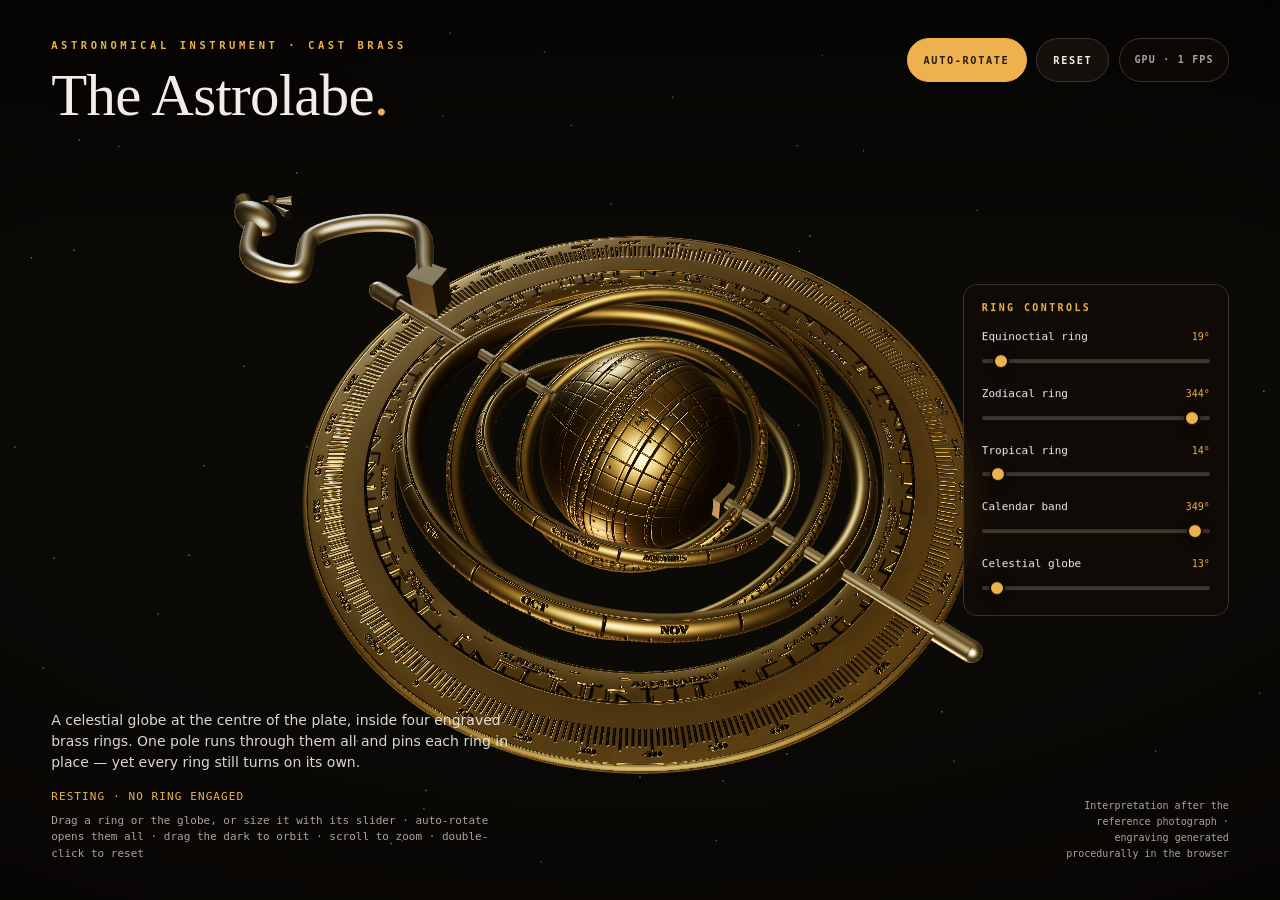
<file: ds-4.1-f/index.html>
<!doctype html>
<html lang="en">
<head>
<meta charset="utf-8" />
<meta name="viewport" content="width=device-width, initial-scale=1" />
<title>The Astrolabe — a real-time engraved brass instrument</title>
<style>
  :root {
    color-scheme: dark;
    --bg:      oklch(12% 0.014 62);
    --surface: oklch(18% 0.016 66);
    --fg:      oklch(95% 0.012 86);
    --muted:   oklch(72% 0.016 80);
    --border:  oklch(33% 0.016 70);
    --accent:  oklch(80% 0.135 78);
    --font-display: 'Iowan Old Style', 'Charter', 'Palatino Linotype', Georgia, serif;
    --font-body: -apple-system, BlinkMacSystemFont, 'Segoe UI', system-ui, sans-serif;
    --font-mono: ui-monospace, 'SFMono-Regular', Menlo, Consolas, monospace;
  }
  * { box-sizing: border-box; }
  html, body {
    margin: 0; height: 100%; overflow: hidden;
    background: var(--bg); color: var(--fg);
    font-family: var(--font-body);
    -webkit-font-smoothing: antialiased;
  }
  #gl { position: fixed; inset: 0; width: 100%; height: 100%; display: block; touch-action: none; cursor: grab; }
  #gl.grabbing { cursor: grabbing; }
  #gl.over-ring { cursor: ew-resize; }
  #gl.over-globe { cursor: ew-resize; }
  .vignette {
    position: fixed; inset: 0; z-index: 1; pointer-events: none;
    background:
      radial-gradient(130% 100% at 50% 40%, transparent 38%, oklch(8% 0.012 58 / 0.88) 100%),
      linear-gradient(oklch(6% 0.01 55 / 0.5), transparent 30%);
  }
  .mast { position: fixed; top: clamp(20px, 4.2vh, 48px); left: clamp(20px, 4vw, 60px); z-index: 3; pointer-events: none; }
  .kicker {
    margin: 0 0 clamp(10px, 1.6vh, 18px);
    font: 600 clamp(10px, 0.82vw, 12px)/1.4 var(--font-mono);
    letter-spacing: 0.34em; text-transform: uppercase; color: var(--accent);
  }
  h1 {
    margin: 0; font-family: var(--font-display); font-weight: 500;
    font-size: clamp(34px, 4.6vw, 66px); line-height: 0.98;
    letter-spacing: -0.012em; max-width: 15ch;
    text-shadow: 0 2px 40px oklch(6% 0.01 55 / 0.7);
  }
  h1 span { color: var(--accent); }

  .tools { position: fixed; top: clamp(20px, 4.2vh, 48px); right: clamp(20px, 4vw, 60px); z-index: 4;
    display: flex; align-items: center; gap: 10px; flex-wrap: wrap; justify-content: flex-end; max-width: 46vw; }
  .btn {
    appearance: none; font: 600 clamp(10px, 0.8vw, 12px)/1 var(--font-mono);
    letter-spacing: 0.16em; text-transform: uppercase;
    color: var(--fg); background: oklch(20% 0.016 66 / 0.72);
    border: 1px solid var(--border); border-radius: 999px;
    padding: 11px 16px; min-height: 44px; cursor: pointer;
    backdrop-filter: blur(8px);
    transition: background 150ms cubic-bezier(0.2,0,0,1), border-color 150ms, color 150ms;
  }
  .btn:hover { background: oklch(27% 0.02 70 / 0.9); border-color: oklch(46% 0.02 72); }
  .btn:focus-visible { outline: 2px solid var(--accent); outline-offset: 2px; }
  .btn[aria-pressed="true"] { color: oklch(24% 0.03 70); background: var(--accent); border-color: var(--accent); }
  .badge {
    font: 600 clamp(10px, 0.78vw, 12px)/1 var(--font-mono); letter-spacing: 0.12em;
    text-transform: uppercase; color: var(--muted);
    border: 1px solid var(--border); border-radius: 999px;
    padding: 12px 14px; min-height: 44px; display: inline-flex; align-items: center;
    background: oklch(16% 0.014 64 / 0.6); backdrop-filter: blur(8px);
  }

  .foot { position: fixed; left: clamp(20px, 4vw, 60px); bottom: clamp(20px, 4.2vh, 46px); z-index: 3;
    max-width: min(46ch, 46vw); pointer-events: none; }
  .sub { margin: 0; font-size: clamp(14px, 1.08vw, 17px); line-height: 1.5; color: var(--fg); opacity: 0.9; }
  .readout {
    margin: 16px 0 0; font: 500 clamp(11px, 0.84vw, 13px)/1.4 var(--font-mono);
    letter-spacing: 0.1em; text-transform: uppercase; color: var(--accent);
  }
  .hint { margin: 8px 0 0; font: 400 clamp(11px, 0.84vw, 13px)/1.5 var(--font-mono); color: var(--muted); }
  .attrib { position: fixed; right: clamp(20px, 4vw, 60px); bottom: clamp(20px, 4.2vh, 46px); z-index: 3;
    margin: 0; max-width: 30ch; text-align: right; font: 400 clamp(10px, 0.76vw, 12px)/1.6 var(--font-mono);
    color: var(--muted); pointer-events: none; }

  .controls {
    position: fixed; z-index: 4; right: clamp(20px, 4vw, 60px); top: 50%; transform: translateY(-50%);
    width: min(266px, 32vw); display: grid; gap: 15px; padding: 18px 18px 16px;
    background: oklch(16% 0.014 64 / 0.74); border: 1px solid var(--border); border-radius: 14px;
    backdrop-filter: blur(10px);
  }
  .controls h2 {
    margin: 0 0 2px; font: 600 clamp(10px, 0.78vw, 12px)/1 var(--font-mono);
    letter-spacing: 0.24em; text-transform: uppercase; color: var(--accent);
  }
  .ctl { display: grid; gap: 6px; }
  .ctl .top { display: flex; justify-content: space-between; align-items: baseline; gap: 10px; }
  .ctl .name { font: 500 clamp(11px, 0.82vw, 12px)/1.25 var(--font-mono); color: var(--fg); }
  .ctl .val { font: 500 clamp(10px, 0.78vw, 12px)/1 var(--font-mono); color: var(--accent); font-variant-numeric: tabular-nums; }
  .ctl input[type="range"] {
    -webkit-appearance: none; appearance: none; width: 100%; height: 22px;
    margin: 0; background: transparent; cursor: ew-resize;
  }
  .ctl input[type="range"]::-webkit-slider-runnable-track { height: 4px; border-radius: 999px; background: oklch(34% 0.02 70); }
  .ctl input[type="range"]::-moz-range-track { height: 4px; border-radius: 999px; background: oklch(34% 0.02 70); }
  .ctl input[type="range"]::-webkit-slider-thumb {
    -webkit-appearance: none; appearance: none; width: 16px; height: 16px; margin-top: -6px;
    border-radius: 50%; background: var(--accent); border: 2px solid oklch(17% 0.02 64);
    box-shadow: 0 2px 8px oklch(0% 0 0 / 0.5);
  }
  .ctl input[type="range"]::-moz-range-thumb {
    width: 14px; height: 14px; border-radius: 50%; background: var(--accent);
    border: 2px solid oklch(17% 0.02 64);
  }
  .ctl input[type="range"]:focus-visible { outline: 2px solid var(--accent); outline-offset: 4px; border-radius: 6px; }

  #fallback { position: fixed; inset: 0; z-index: 9; display: grid; place-items: center; padding: 8vw;
    background: var(--bg); text-align: center; }
  #fallback[hidden] { display: none; }
  #fallback p { max-width: 46ch; font-size: 16px; line-height: 1.6; color: var(--muted); }

  @media (max-width: 780px) {
    .foot { max-width: none; right: clamp(20px, 4vw, 60px); bottom: clamp(300px, 44vh, 360px); }
    .attrib { display: none; }
    .tools { max-width: 60vw; }
    .sub { font-size: 14px; }
    .controls {
      top: auto; bottom: 16px; left: 16px; right: 16px; width: auto; transform: none;
      grid-auto-flow: column; grid-auto-columns: 1fr; gap: 12px; overflow-x: auto;
    }
    .controls h2 { display: none; }
    .ctl .name { font-size: 10px; }
  }
  @media (prefers-reduced-motion: reduce) { .btn { transition: none; } }
</style>
</head>
<body>
<canvas id="gl" aria-label="Interactive 3D model of an engraved brass astrolabe"></canvas>
<div class="vignette" aria-hidden="true"></div>

<header class="mast" data-od-id="masthead">
  <p class="kicker" data-od-id="kicker">Astronomical instrument · cast brass</p>
  <h1 data-od-id="title">The Astrolabe<span aria-hidden="true">.</span></h1>
</header>

<div class="tools" data-od-id="toolbar">
  <button id="motion" class="btn" aria-pressed="true" data-od-id="auto-rotate-toggle">Auto-rotate</button>
  <button id="reset" class="btn" data-od-id="reset-view">Reset</button>
  <span class="badge" id="fps" data-od-id="fps-badge">GPU · boot</span>
</div>

<section class="controls" id="controls" aria-label="Ring controls" data-od-id="ring-controls">
  <h2>Ring controls</h2>
</section>

<footer class="foot" data-od-id="notes">
  <p class="sub" data-od-id="subtitle">A celestial globe at the centre of the plate, inside four engraved brass rings. One pole runs through them all and pins each ring in place — yet every ring still turns on its own.</p>
  <p class="readout" id="readout" data-od-id="readout">resting · no ring engaged</p>
  <p class="hint" data-od-id="hint">Drag a ring or the globe, or size it with its slider · auto-rotate opens them all · drag the dark to orbit · scroll to zoom · double-click to reset</p>
</footer>

<p class="attrib" data-od-id="attribution">Interpretation after the reference photograph · engraving generated procedurally in the browser</p>

<div id="fallback" hidden data-od-id="fallback">
  <p>Live 3D needs WebGL2. This browser or device does not expose it, so the astrolabe cannot be rendered.</p>
</div>

<script src="vendor/three.min.js" onerror="window.__threeMissing=true"></script>
<script type="text/javascript">
(function () {
  'use strict';

  var canvas = document.getElementById('gl');
  var fallback = document.getElementById('fallback');
  var fpsEl = document.getElementById('fps');

  function fail(msg) {
    fallback.hidden = false;
    if (msg) fallback.querySelector('p').textContent = msg;
    fpsEl.textContent = 'Offline';
  }

  var probeOK = false;
  try { probeOK = !!document.createElement('canvas').getContext('webgl2'); } catch (e) { probeOK = false; }
  if (!probeOK) { fail(null); return; }

  function boot() { try { build(); } catch (err) { console.error(err); fail('The scene failed to initialise.'); } }
  if (window.THREE) boot();
  else {
    var s = document.createElement('script');
    s.src = 'https://unpkg.com/three@0.149.0/build/three.min.js';
    s.onload = boot;
    s.onerror = function () { fail('The rendering library could not be loaded.'); };
    document.head.appendChild(s);
  }

function build() {
  var TAU = Math.PI * 2;
  var DEG = Math.PI / 180;

  /* ---------- seed + canvas helpers ---------- */
  function mulberry32(a) {
    return function () {
      a |= 0; a = (a + 0x6D2B79F5) | 0;
      var t = Math.imul(a ^ (a >>> 15), 1 | a);
      t = (t + Math.imul(t ^ (t >>> 7), 61 | t)) ^ t;
      return ((t ^ (t >>> 14)) >>> 0) / 4294967296;
    };
  }
  function newCanvas(w, h) { var c = document.createElement('canvas'); c.width = w; c.height = h; return c; }
  function shade(hex, f) { var c = new THREE.Color(hex).multiplyScalar(f); return '#' + c.getHexString(); }

  var G_MAP = 'rgba(36,22,6,0.95)', G_BUMP = 'rgba(58,58,58,0.97)';
  var L_MAP = 'rgba(40,24,7,0.97)', L_BUMP = 'rgba(52,52,52,0.97)';

  function pen(m, b) {
    return {
      stroke: function (pathFn, lw) {
        [[m, G_MAP], [b, G_BUMP]].forEach(function (pair) {
          var c = pair[0];
          c.save(); c.beginPath(); pathFn(c);
          c.lineWidth = lw; c.lineCap = 'round'; c.lineJoin = 'round';
          c.strokeStyle = pair[1]; c.stroke(); c.restore();
        });
      },
      text: function (txt, x, y, font, align) {
        [[m, L_MAP], [b, L_BUMP]].forEach(function (pair) {
          var c = pair[0];
          c.save(); c.font = font; c.textAlign = align || 'center'; c.textBaseline = 'middle';
          c.fillStyle = pair[1]; c.fillText(txt, x, y); c.restore();
        });
      }
    };
  }
  function brassBase(m, w, h, seed) {
    var g = m.createLinearGradient(0, 0, 0, h);
    g.addColorStop(0, '#7a5f28'); g.addColorStop(0.5, '#b08c46'); g.addColorStop(1, '#7a5f28');
    m.fillStyle = g; m.fillRect(0, 0, w, h);
    var rnd = mulberry32(seed || 7), i;
    m.save();
    var blotches = Math.min(2600, Math.round(w * h / 7000));
    for (i = 0; i < blotches; i++) {
      m.globalAlpha = 0.05;
      m.fillStyle = rnd() < 0.5 ? '#6a4c1e' : '#ddc389';
      m.beginPath(); m.arc(rnd() * w, rnd() * h, 1 + rnd() * 26, 0, TAU); m.fill();
    }
    for (i = 0; i < Math.round(w / 42); i++) {
      m.globalAlpha = 0.05; m.fillStyle = '#3f8f7a';
      m.beginPath(); m.arc(rnd() * w, rnd() * h, 2 + rnd() * 32, 0, TAU); m.fill();
    }
    m.restore(); m.globalAlpha = 1;
  }
  function kufic(p, x0, x1, yBase, size, rnd) {
    p.stroke(function (c) {
      c.moveTo(x0, yBase);
      var x = x0, guard = 0;
      while (x < x1 - size && guard++ < 4000) {
        var kind = Math.floor(rnd() * 5);
        var aw = size * (0.5 + rnd() * 0.5);
        if (kind === 0) {
          c.moveTo(x, yBase); c.lineTo(x, yBase - size);
          c.moveTo(x - size * 0.26, yBase - size); c.lineTo(x + size * 0.3, yBase - size);
        } else if (kind === 1) {
          c.moveTo(x, yBase); c.lineTo(x, yBase - size * 0.82); c.lineTo(x + size * 0.62, yBase - size * 0.82);
        } else if (kind === 2) {
          c.moveTo(x, yBase); c.lineTo(x, yBase - size * 0.55); c.lineTo(x + size * 0.56, yBase);
        } else if (kind === 3) {
          c.moveTo(x, yBase); c.lineTo(x, yBase - size * 0.66);
          c.moveTo(x, yBase); c.lineTo(x + size * 0.66, yBase);
        } else {
          c.moveTo(x, yBase); c.lineTo(x + size * 0.4, yBase);
          c.moveTo(x + size * 0.4, yBase); c.lineTo(x + size * 0.4, yBase - size * 0.5);
        }
        var next = x + aw + size * 0.42;
        c.moveTo(x + size * 0.05, yBase); c.lineTo(next, yBase);
        if (rnd() < 0.32) { c.moveTo(x + aw * 0.6, yBase - size - 3); c.lineTo(x + aw * 0.6, yBase - size - 4.4); }
        x = next;
      }
    }, Math.max(1.7, size * 0.13));
  }
  function makeTexture(cv, bump, srgb) {
    var t = new THREE.CanvasTexture(cv);
    t.wrapS = THREE.RepeatWrapping; t.wrapT = THREE.RepeatWrapping;
    t.anisotropy = maxAniso;
    if (srgb) t.encoding = THREE.sRGBEncoding;
    var bt = new THREE.CanvasTexture(bump);
    bt.wrapS = THREE.RepeatWrapping; bt.wrapT = THREE.RepeatWrapping;
    bt.anisotropy = maxAniso;
    return { map: t, bump: bt };
  }

  /* ---------- celestial globe engraving ---------- */
  function makeSphereTexture() {
    var W = 2560, H = 1280;
    var mc = newCanvas(W, H), bc = newCanvas(W, H);
    var m = mc.getContext('2d'), b = bc.getContext('2d');
    brassBase(m, W, H, 21);
    b.fillStyle = '#8a8a8a'; b.fillRect(0, 0, W, H);
    var p = pen(m, b);
    var latY = function (lat) { return (1 - (lat + 90) / 180) * H; };
    var lonX = function (lon) { return (((lon % 360) + 360) % 360) / 360 * W; };
    var lat, lon;

    for (lat = -80; lat <= 80; lat += 10)
      (function (y, w) { p.stroke(function (c) { c.moveTo(0, y); c.lineTo(W, y); }, w); })(latY(lat), lat % 30 === 0 ? 2.3 : 1.1);
    for (lon = 0; lon < 360; lon += 10)
      (function (x, w) { p.stroke(function (c) { c.moveTo(x, 0); c.lineTo(x, H); }, w); })(lonX(lon), lon % 30 === 0 ? 2.3 : 1.1);
    [-23.44, 23.44].forEach(function (t) { var y = latY(t); p.stroke(function (c) { c.moveTo(0, y); c.lineTo(W, y); }, 3.2); });
    [-66.56, 66.56].forEach(function (t) { var y = latY(t); p.stroke(function (c) { c.moveTo(0, y); c.lineTo(W, y); }, 2); });

    var ey = latY(0);
    p.stroke(function (c) { c.moveTo(0, ey - H * 0.03); c.lineTo(W, ey - H * 0.03); c.moveTo(0, ey + H * 0.03); c.lineTo(W, ey + H * 0.03); }, 2.4);
    p.stroke(function (c) {
      for (var d = 0; d < 360; d += 2) {
        var x = lonX(d), long = d % 10 === 0;
        c.moveTo(x, long ? ey - H * 0.021 : ey - H * 0.009); c.lineTo(x, ey + H * 0.009);
      }
    }, 2);
    kufic(p, 0, W, ey + H * 0.027, H * 0.02, mulberry32(5));

    var eps = 23.44 * DEG;
    p.stroke(function (c) {
      var prev = null;
      for (var i = 0; i <= 720; i++) {
        var lam = i / 720 * TAU;
        var decl = Math.asin(Math.sin(eps) * Math.sin(lam)) / DEG;
        var ra = Math.atan2(Math.cos(eps) * Math.sin(lam), Math.cos(lam)) / DEG;
        if (ra < 0) ra += 360;
        if (prev !== null && prev - ra > 180) ra += 360;
        prev = ra;
        var x = ((ra % 360) + 360) % 360 / 360 * W, y = latY(decl);
        if (i === 0) c.moveTo(x, y); else c.lineTo(x, y);
      }
    }, 3.4);

    kufic(p, 0, W, latY(44), H * 0.017, mulberry32(9));
    kufic(p, 0, W, latY(-44), H * 0.017, mulberry32(11));

    var rnd = mulberry32(1234);
    var names = ['SIRIUS', 'VEGA', 'ALTAIR', 'RIGEL', 'ALDEBARAN', 'ARCTURUS', 'CAPELLA', 'PROCYON', 'DENEB', 'POLARIS'];
    for (var s = 0; s < 170; s++) {
      var slon = rnd() * 360, slat = Math.asin(rnd() * 2 - 1) / DEG;
      var sx = lonX(slon), sy = latY(slat), r = 1.5 + rnd() * 3.6;
      (function (x, y, rr) {
        p.stroke(function (c) { c.moveTo(x - rr, y); c.lineTo(x + rr, y); c.moveTo(x, y - rr); c.lineTo(x, y + rr); }, 2.1);
      })(sx, sy, r);
    }
    for (var n = 0; n < names.length; n++) {
      var nlon = (n * 37 + 13) % 360, nlat = Math.sin(n * 1.7) * 62;
      var nx = lonX(nlon), ny = latY(nlat);
      (function (x, y) {
        p.stroke(function (c) { c.moveTo(x - 6, y); c.lineTo(x + 6, y); c.moveTo(x, y - 6); c.lineTo(x, y + 6); }, 2.6);
      })(nx, ny);
      p.text(names[n], nx, ny - 15, '600 ' + Math.round(H * 0.016) + 'px Georgia, "Times New Roman", serif');
    }
    return makeTexture(mc, bc, true);
  }

  /* ---------- ring band engravings ---------- */
  function ringTexture(spec) {
    var W = 2560;
    var H = Math.max(118, Math.round(W * spec.tube / spec.major));
    var mc = newCanvas(W, H), bc = newCanvas(W, H);
    var m = mc.getContext('2d'), b = bc.getContext('2d');
    brassBase(m, W, H, spec.seed);
    b.fillStyle = '#8a8a8a'; b.fillRect(0, 0, W, H);
    var p = pen(m, b);
    var cy = H / 2;
    var zU = cy - 0.22 * H, zL = cy + 0.24 * H;
    var tA = cy - 0.02 * H, tB = cy + 0.14 * H;

    p.stroke(function (c) { c.moveTo(0, zU); c.lineTo(W, zU); c.moveTo(0, zL); c.lineTo(W, zL); }, 2);

    function ticks(step, longEvery, baseline, shortY, longY, lw) {
      var count = Math.round(360 / step);
      p.stroke(function (c) {
        for (var i = 0; i < count; i++) {
          var x = i / count * W, long = i % longEvery === 0;
          c.moveTo(x, long ? longY : shortY); c.lineTo(x, baseline);
        }
      }, lw);
    }
    function numbers(step, y, font) {
      for (var d = 0; d < 360; d += step) p.text(String(d), d / 360 * W, y, font);
    }

    if (spec.kind === 'equinoctial') {
      ticks(5, 6, tB, cy + 0.045 * H, tA, 2.2);
      numbers(30, cy + 0.19 * H, '600 ' + Math.round(H * 0.15) + 'px Georgia, serif');
      kufic(p, 0, W, cy - 0.055 * H, H * 0.15, mulberry32(31));
    } else if (spec.kind === 'zodiacal') {
      var signs = ['ARIES', 'TAURUS', 'GEMINI', 'CANCER', 'LEO', 'VIRGO', 'LIBRA', 'SCORPIO', 'SAGITTARIUS', 'CAPRICORN', 'AQUARIUS', 'PISCES'];
      for (var k = 0; k < 12; k++) {
        var bx = k / 12 * W;
        p.stroke(function (c) { c.moveTo(bx, zU); c.lineTo(bx, tB); }, 2.4);
      }
      for (var g = 0; g < 12; g++) {
        var cx = (g + 0.5) / 12 * W;
        p.text(signs[g], cx, cy - 0.105 * H, '600 ' + Math.round(H * 0.135) + 'px Georgia, serif');
      }
      ticks(5, 6, tB, cy + 0.05 * H, cy + 0.005 * H, 1.9);
      numbers(30, cy + 0.185 * H, '600 ' + Math.round(H * 0.12) + 'px Georgia, serif');
    } else if (spec.kind === 'tropical') {
      ticks(2, 5, tB, cy + 0.05 * H, tA, 1.9);
      numbers(30, cy + 0.19 * H, '600 ' + Math.round(H * 0.13) + 'px Georgia, serif');
      kufic(p, 0, W, cy - 0.06 * H, H * 0.13, mulberry32(47));
    } else {
      var months = ['JAN', 'FEB', 'MAR', 'APR', 'MAY', 'JUN', 'JUL', 'AUG', 'SEP', 'OCT', 'NOV', 'DEC'];
      var days = [31, 28, 31, 30, 31, 30, 31, 31, 30, 31, 30, 31];
      var total = days.reduce(function (a, v) { return a + v; }, 0), acc = 0;
      for (var mi = 0; mi < 12; mi++) {
        var mx = acc / total * W, mw = days[mi] / total * W;
        p.stroke(function (c) { c.moveTo(mx, zU); c.lineTo(mx, tB); }, 2.4);
        p.text(months[mi], mx + mw / 2, cy - 0.105 * H, '600 ' + Math.round(H * 0.13) + 'px Georgia, serif');
        (function (mx, mw, nd) {
          p.stroke(function (c) {
            for (var d = 1; d < nd; d++) {
              var x = mx + d / nd * mw;
              c.moveTo(x, d % 5 === 0 ? tA : cy + 0.055 * H); c.lineTo(x, tB);
            }
          }, 1.8);
        })(mx, mw, days[mi]);
        acc += days[mi];
      }
    }
    var t = makeTexture(mc, bc, true);
    t.map.offset.y = 0.5;
    t.bump.offset.y = 0.5;
    return t;
  }

  /* ---------- mater / horizon plate engraving ---------- */
  var R_IN = 2.48, R_OUT = 3.37, V_A = 5 / 11, V_B = 9 / 11;
  function makePlateTexture() {
    var W = 3072, H = 768;
    var mc = newCanvas(W, H), bc = newCanvas(W, H);
    var m = mc.getContext('2d'), b = bc.getContext('2d');
    brassBase(m, W, H, 5);
    b.fillStyle = '#8a8a8a'; b.fillRect(0, 0, W, H);
    var p = pen(m, b);
    function py(radius) {
      var v = V_A + (R_OUT - radius) / (R_OUT - R_IN) * (V_B - V_A);
      return (1 - v) * H;
    }
    var yEdgeOut = py(R_OUT), yEdgeIn = py(R_IN);

    p.stroke(function (c) { c.moveTo(0, yEdgeOut); c.lineTo(W, yEdgeOut); c.moveTo(0, yEdgeIn); c.lineTo(W, yEdgeIn); }, 3);

    var yNum = py(3.28), yTkTop = py(3.20), yTkBot = py(3.03);
    p.stroke(function (c) {
      for (var d = 0; d < 360; d++) {
        var x = d / 360 * W, long = d % 5 === 0;
        c.moveTo(x, long ? py(3.24) : yTkTop); c.lineTo(x, yTkBot);
      }
    }, 1.8);
    for (var d2 = 0; d2 < 360; d2 += 10) p.text(String(d2), d2 / 360 * W, yNum, '600 26px Georgia, serif');

    kufic(p, 0, W, py(2.78), 42, mulberry32(77));

    var names = ['ALNITAK', 'ALDEBARAN', 'CAPELLA', 'BETELGEUSE', 'SIRIUS', 'PROCYON', 'REGULUS', 'SPICA', 'ARCTURUS', 'VEGA', 'ALTAIR', 'DENEB'];
    var slotW = W / names.length;
    for (var i = 0; i < names.length; i++) {
      var cx = (i + 0.5) * slotW;
      p.text(names[i], cx, py(2.60), '500 24px Georgia, serif');
      p.stroke(function (c) {
        c.moveTo(cx - slotW * 0.36, py(2.55)); c.lineTo(cx - slotW * 0.30, py(2.55));
        c.moveTo(cx + slotW * 0.30, py(2.55)); c.lineTo(cx + slotW * 0.36, py(2.55));
      }, 2);
    }

    var yWallTop = (1 - 0.36) * H, yWallBot = (1 - 0.273) * H;
    p.stroke(function (c) {
      for (var x = -H; x < W + H; x += 22) {
        c.moveTo(x, yWallTop); c.lineTo(x + (yWallBot - yWallTop), yWallBot);
      }
      c.moveTo(0, yWallTop); c.lineTo(W, yWallTop); c.moveTo(0, yWallBot); c.lineTo(W, yWallBot);
    }, 2.2);

    var yBotA = (1 - 0.1818) * H, yBotB = (1 - 0.0909) * H;
    p.stroke(function (c) {
      for (var r = 0; r < 3; r++) {
        var yy = yBotA + (yBotB - yBotA) * (r / 3);
        c.moveTo(0, yy); c.lineTo(W, yy);
      }
    }, 1.6);

    var yInA = (1 - 0.909) * H, yInB = (1 - 0.818) * H;
    p.stroke(function (c) { c.moveTo(0, (yInA + yInB) / 2); c.lineTo(W, (yInA + yInB) / 2); }, 1.8);

    return makeTexture(mc, bc, true);
  }

  /* ---------- renderer / scene ---------- */
  var renderer = new THREE.WebGLRenderer({ canvas: canvas, antialias: true, alpha: false, powerPreference: 'high-performance' });
  renderer.setPixelRatio(Math.min(window.devicePixelRatio || 1, 2));
  renderer.outputEncoding = THREE.sRGBEncoding;
  renderer.toneMapping = THREE.ACESFilmicToneMapping;
  renderer.toneMappingExposure = 0.98;
  renderer.setClearColor(0x0c0a07, 1);
  var maxAniso = renderer.capabilities.getMaxAnisotropy();

  var scene = new THREE.Scene();
  var camera = new THREE.PerspectiveCamera(40, 1, 0.1, 300);

  function studioEnv() {
    var W = 1024, H = 512;
    var cv = newCanvas(W, H), ctx = cv.getContext('2d');
    var g = ctx.createLinearGradient(0, 0, 0, H);
    g.addColorStop(0, '#2a2620'); g.addColorStop(0.5, '#15120e'); g.addColorStop(1, '#080604');
    ctx.fillStyle = g; ctx.fillRect(0, 0, W, H);
    function blob(x, y, rx, ry, col) {
      var rg = ctx.createRadialGradient(x, y, 0, x, y, Math.max(rx, ry));
      rg.addColorStop(0, col); rg.addColorStop(1, 'rgba(0,0,0,0)');
      ctx.fillStyle = rg; ctx.beginPath(); ctx.ellipse(x, y, rx, ry, 0, 0, TAU); ctx.fill();
    }
    blob(W * 0.22, H * 0.18, 260, 180, 'rgba(255,236,200,0.68)');
    blob(W * 0.68, H * 0.30, 220, 150, 'rgba(190,214,255,0.42)');
    blob(W * 0.50, H * 0.82, 420, 150, 'rgba(255,196,120,0.22)');
    var tex = new THREE.CanvasTexture(cv);
    tex.mapping = THREE.EquirectangularReflectionMapping;
    tex.encoding = THREE.sRGBEncoding;
    var pmrem = new THREE.PMREMGenerator(renderer);
    pmrem.compileEquirectangularShader();
    var env = pmrem.fromEquirectangular(tex).texture;
    tex.dispose(); pmrem.dispose();
    return env;
  }
  scene.environment = studioEnv();

  scene.add(new THREE.HemisphereLight(0xbfd2ff, 0x140f08, 0.3));
  var key = new THREE.DirectionalLight(0xfff0d6, 1.5); key.position.set(5, 7.5, 6); scene.add(key);
  var rim = new THREE.DirectionalLight(0x9fc0ff, 0.6); rim.position.set(-7, 1.5, -5); scene.add(rim);
  var under = new THREE.DirectionalLight(0xffb56b, 0.32); under.position.set(-1, -6, 3); scene.add(under);

  (function starfield() {
    var N = 1400, pos = new Float32Array(N * 3), rnd = mulberry32(88);
    for (var i = 0; i < N; i++) {
      var u = rnd() * 2 - 1, th = rnd() * TAU, r = 90, s = Math.sqrt(1 - u * u);
      pos[i * 3] = r * s * Math.cos(th); pos[i * 3 + 1] = r * u; pos[i * 3 + 2] = r * s * Math.sin(th);
    }
    var g = new THREE.BufferGeometry();
    g.setAttribute('position', new THREE.BufferAttribute(pos, 3));
    var mat = new THREE.PointsMaterial({ color: 0xffe9c4, size: 1.3, sizeAttenuation: false, transparent: true, opacity: 0.55, depthWrite: false });
    scene.add(new THREE.Points(g, mat));
  })();

  /* ---------- materials ---------- */
  var brassMats = [];
  function brassMaterial(tex, opts) {
    opts = opts || {};
    var mm = new THREE.MeshStandardMaterial({
      color: tex ? 0xffffff : (opts.color || 0xb08a48),
      metalness: 1.0,
      roughness: opts.roughness !== undefined ? opts.roughness : 0.44,
      envMapIntensity: opts.env !== undefined ? opts.env : 0.98
    });
    if (tex) { mm.map = tex.map; mm.bumpMap = tex.bump; mm.bumpScale = opts.bump !== undefined ? opts.bump : 0.06; }
    mm.emissive = new THREE.Color(0x6a4715);
    mm.emissiveIntensity = 0;
    brassMats.push(mm);
    return mm;
  }

  /* ---------- armillary ---------- */
  var astro = new THREE.Group();
  astro.rotation.x = -Math.PI / 2;
  scene.add(astro);

  var POLE = new THREE.Vector3(1, 0, 0);
  var celestial = new THREE.Group();
  astro.add(celestial);

  var pickables = [], rings = [];
  var RING_SPECS = [
    { name: 'Equinoctial ring', kind: 'equinoctial', major: 1.22, tube: 0.085, seed: 3 },
    { name: 'Zodiacal ring', kind: 'zodiacal', major: 1.58, tube: 0.085, seed: 6 },
    { name: 'Tropical ring', kind: 'tropical', major: 1.94, tube: 0.090, seed: 9 },
    { name: 'Calendar band', kind: 'calendar', major: 2.32, tube: 0.130, seed: 12 }
  ];
  var globe;

  (function buildGlobe() {
    var geo = new THREE.SphereGeometry(1.02, 96, 64);
    geo.rotateZ(Math.PI / 2);
    globe = new THREE.Mesh(geo, brassMaterial(makeSphereTexture(), { roughness: 0.40, bump: 0.05 }));
    globe.userData = { kind: 'globe', name: 'Celestial globe' };
    celestial.add(globe);
    pickables.push(globe);
  })();

  RING_SPECS.forEach(function (spec, idx) {
    var geo = new THREE.TorusGeometry(spec.major, spec.tube, 24, 288);
    var mesh = new THREE.Mesh(geo, brassMaterial(ringTexture(spec), { roughness: 0.40, bump: 0.06 }));
    mesh.userData = { kind: 'ring', name: spec.name, index: idx, init: 0 };
    celestial.add(mesh);
    rings.push(mesh);
    pickables.push(mesh);
  });

  /* ---------- ring control sliders ---------- */
  var controlsEl = document.getElementById('controls');
  var knobs = [];
  function knobDeg(rad) { return (((rad / DEG) % 360) + 360) % 360; }
  function syncKnob(k) {
    var d = Math.round(knobDeg(k.obj.rotation.x)) % 360;
    k.input.value = String(d);
    k.out.textContent = d + '°';
  }
  function makeKnob(obj, label, speed) {
    var row = document.createElement('div');
    row.className = 'ctl';
    var top = document.createElement('div');
    top.className = 'top';
    var name = document.createElement('span');
    name.className = 'name';
    name.textContent = label;
    var out = document.createElement('output');
    out.className = 'val';
    out.textContent = '0°';
    top.appendChild(name); top.appendChild(out);
    var input = document.createElement('input');
    input.type = 'range'; input.min = '0'; input.max = '360'; input.step = '1'; input.value = '0';
    input.setAttribute('aria-label', label + ' angle');
    row.appendChild(top); row.appendChild(input);
    controlsEl.appendChild(row);
    var k = { obj: obj, input: input, out: out, speed: speed };
    input.addEventListener('input', function () {
      setAuto(false);
      k.obj.rotation.x = parseFloat(input.value) * DEG;
      k.out.textContent = Math.round(parseFloat(input.value)) + '°';
    });
    knobs.push(k);
  }
  RING_SPECS.forEach(function (spec, idx) {
    makeKnob(rings[idx], spec.name, (idx % 2 === 0 ? 1 : -1) * (0.34 - idx * 0.045));
  });
  if (globe) makeKnob(globe, 'Celestial globe', 0.24);

  (function buildPlate() {
    var pts = [
      new THREE.Vector2(R_IN, -0.05), new THREE.Vector2(3.10, -0.05), new THREE.Vector2(3.37, -0.05),
      new THREE.Vector2(3.42, -0.02), new THREE.Vector2(3.42, 0.02), new THREE.Vector2(3.37, 0.05),
      new THREE.Vector2(3.15, 0.05), new THREE.Vector2(2.93, 0.05), new THREE.Vector2(2.71, 0.05),
      new THREE.Vector2(R_IN, 0.05), new THREE.Vector2(R_IN, -0.02), new THREE.Vector2(R_IN, -0.05)
    ];
    var geo = new THREE.LatheGeometry(pts, 320);
    geo.rotateX(Math.PI / 2);
    var mesh = new THREE.Mesh(geo, brassMaterial(makePlateTexture(), { roughness: 0.46, bump: 0.062 }));
    mesh.position.z = -0.16;
    astro.add(mesh);
  })();

  (function buildAxis() {
    var mat = brassMaterial(null, { roughness: 0.30, env: 1.15 });
    var g = new THREE.Group();
    var RE = 3.62;
    var bar = new THREE.Mesh(new THREE.CylinderGeometry(0.055, 0.055, RE * 2, 22), mat);
    bar.rotation.z = Math.PI / 2;
    bar.userData = { kind: 'axis', name: 'Pole' };
    g.add(bar);
    [1, -1].forEach(function (sgn) {
      var fin = new THREE.Mesh(new THREE.CylinderGeometry(0.105, 0.105, 0.34, 20), mat);
      fin.rotation.z = Math.PI / 2; fin.position.x = sgn * (RE - 0.01); g.add(fin);
      var cap = new THREE.Mesh(new THREE.SphereGeometry(0.105, 20, 16), mat);
      cap.position.x = sgn * (RE + 0.16); g.add(cap);
      var mount = new THREE.Mesh(new THREE.BoxGeometry(0.18, 0.26, 0.26), mat);
      mount.position.x = sgn * 1.0; g.add(mount);
      RING_SPECS.forEach(function (spec) {
        var col = new THREE.Mesh(new THREE.CylinderGeometry(0.088, 0.088, 0.11, 16), mat);
        col.rotation.z = Math.PI / 2; col.position.x = sgn * spec.major; g.add(col);
      });
    });
    astro.add(g);
  })();

  (function buildDragon() {
    var mat = brassMaterial(null, { roughness: 0.34, env: 1.1 });
    var g = new THREE.Group();
    g.position.z = 0.30;
    var pts = [
      new THREE.Vector3(-3.30, 0.34, 0), new THREE.Vector3(-3.86, 0.78, 0.02),
      new THREE.Vector3(-4.44, 0.48, 0.02), new THREE.Vector3(-4.74, -0.04, 0),
      new THREE.Vector3(-4.42, -0.54, 0), new THREE.Vector3(-5.00, -0.72, 0),
      new THREE.Vector3(-5.46, -0.28, 0)
    ];
    var curve = new THREE.CatmullRomCurve3(pts);
    g.add(new THREE.Mesh(new THREE.TubeGeometry(curve, 180, 0.105, 16, false), mat));

    var head = new THREE.Mesh(new THREE.SphereGeometry(0.21, 28, 20), mat);
    head.scale.set(1.45, 0.86, 0.86);
    head.position.copy(pts[6]); head.position.x -= 0.05; head.position.y += 0.06;
    g.add(head);

    var jaw = new THREE.Mesh(new THREE.ConeGeometry(0.10, 0.34, 20), mat);
    jaw.rotation.z = -Math.PI * 0.62; jaw.position.set(-5.72, -0.16, 0); g.add(jaw);
    var hornA = new THREE.Mesh(new THREE.ConeGeometry(0.055, 0.38, 16), mat);
    hornA.rotation.z = Math.PI * 0.72; hornA.position.set(-5.56, 0.14, 0); g.add(hornA);
    var hornB = new THREE.Mesh(new THREE.ConeGeometry(0.05, 0.30, 16), mat);
    hornB.rotation.z = Math.PI * 0.48; hornB.position.set(-5.34, 0.02, 0.07); g.add(hornB);
    var brow = new THREE.Mesh(new THREE.SphereGeometry(0.05, 14, 10), new THREE.MeshStandardMaterial({ color: 0x201408, metalness: 0.6, roughness: 0.5 }));
    brow.position.set(-5.44, 0.02, 0.16); g.add(brow);

    var mount = new THREE.Mesh(new THREE.BoxGeometry(0.34, 0.30, 0.66), mat);
    mount.position.set(-3.24, 0.30, -0.26); mount.rotation.z = 0.2; g.add(mount);
    astro.add(g);
  })();

  /* ---------- camera control ---------- */
  var HOME = { theta: 0.55, phi: 0.68, radius: 12.6 };
  var cam = { theta: HOME.theta, phi: HOME.phi, radius: HOME.radius };
  function fitRadius() {
    return window.innerWidth / window.innerHeight < 1 ? HOME.radius * 1.32 : HOME.radius;
  }
  function applyCamera() {
    var sp = Math.sin(cam.phi), cp = Math.cos(cam.phi);
    camera.position.set(cam.radius * sp * Math.sin(cam.theta), cam.radius * cp, cam.radius * sp * Math.cos(cam.theta));
    camera.lookAt(0, 0, 0);
  }
  cam.radius = fitRadius();
  applyCamera();

  var motionOn = !window.matchMedia('(prefers-reduced-motion: reduce)').matches;
  var motionBtn = document.getElementById('motion');
  function setAuto(on) {
    motionOn = on;
    motionBtn.setAttribute('aria-pressed', on ? 'true' : 'false');
  }
  setAuto(motionOn);
  motionBtn.addEventListener('click', function () { setAuto(!motionOn); });
  document.getElementById('reset').addEventListener('click', resetView);
  function resetView() {
    cam.theta = HOME.theta; cam.phi = HOME.phi; cam.radius = fitRadius(); applyCamera();
    rings.forEach(function (r) { r.rotation.x = r.userData.init || 0; });
    if (globe) globe.rotation.x = 0;
    knobs.forEach(syncKnob);
  }

  var raycaster = new THREE.Raycaster();
  var pointer = new THREE.Vector2();
  var dragPlane = new THREE.Plane(POLE.clone().applyQuaternion(astro.quaternion).normalize(), 0);
  var hitPoint = new THREE.Vector3();
  var state = { drag: null, hover: null, orbit: null, px: 0, py: 0 };
  var readout = document.getElementById('readout');

  function toPointer(ev) {
    pointer.x = (ev.clientX / window.innerWidth) * 2 - 1;
    pointer.y = -(ev.clientY / window.innerHeight) * 2 + 1;
  }
  function pick(ev) {
    toPointer(ev);
    raycaster.setFromCamera(pointer, camera);
    var hits = raycaster.intersectObjects(pickables, false);
    return hits.length ? hits[0].object : null;
  }
  function planeAngle(ev) {
    toPointer(ev);
    raycaster.setFromCamera(pointer, camera);
    if (!raycaster.ray.intersectPlane(dragPlane, hitPoint)) return null;
    if (hitPoint.lengthSq() > 3600) return null;
    astro.worldToLocal(hitPoint);
    return Math.atan2(hitPoint.z, hitPoint.y);
  }
  function setHover(obj) {
    if (state.hover === obj) return;
    state.hover = obj;
    canvas.classList.toggle('over-ring', !!obj && obj.userData.kind === 'ring');
    canvas.classList.toggle('over-globe', !!obj && obj.userData.kind === 'globe');
    if (!obj) readout.textContent = 'resting · no ring engaged';
  }
  function deg(a) { return (((a / DEG) % 360) + 360) % 360; }

  canvas.addEventListener('pointerdown', function (ev) {
    canvas.setPointerCapture(ev.pointerId);
    var obj = pick(ev);
    state.px = ev.clientX; state.py = ev.clientY;
    canvas.classList.add('grabbing');
    if (obj) {
      setAuto(false);
      state.drag = { obj: obj, lastAngle: planeAngle(ev) };
      setHover(obj);
    } else {
      state.orbit = { theta: cam.theta, phi: cam.phi };
    }
  });

  canvas.addEventListener('pointermove', function (ev) {
    if (state.drag) {
      var a = planeAngle(ev);
      if (a !== null && state.drag.lastAngle !== null) {
        var d = a - state.drag.lastAngle;
        if (d > Math.PI) d -= TAU; else if (d < -Math.PI) d += TAU;
        state.drag.obj.rotation.x += d;
        state.drag.lastAngle = a;
        for (var qi = 0; qi < knobs.length; qi++) if (knobs[qi].obj === state.drag.obj) syncKnob(knobs[qi]);
      }
      return;
    }
    if (state.orbit) {
      cam.theta = state.orbit.theta - (ev.clientX - state.px) * 0.0062;
      cam.phi = Math.min(1.52, Math.max(0.30, state.orbit.phi - (ev.clientY - state.py) * 0.0062));
      applyCamera();
      return;
    }
    setHover(pick(ev));
  });

  function endDrag(ev) {
    if (canvas.hasPointerCapture && canvas.hasPointerCapture(ev.pointerId)) canvas.releasePointerCapture(ev.pointerId);
    state.drag = null; state.orbit = null;
    canvas.classList.remove('grabbing');
  }
  canvas.addEventListener('pointerup', endDrag);
  canvas.addEventListener('pointercancel', endDrag);
  canvas.addEventListener('pointerleave', function () { if (!state.drag && !state.orbit) setHover(null); });
  canvas.addEventListener('dblclick', resetView);
  canvas.addEventListener('wheel', function (ev) {
    ev.preventDefault();
    cam.radius = Math.min(18, Math.max(7.6, cam.radius * Math.exp(ev.deltaY * 0.0011)));
    applyCamera();
  }, { passive: false });

  /* ---------- resize ---------- */
  function resize() {
    var w = window.innerWidth, h = window.innerHeight;
    var dpr = Math.min(window.devicePixelRatio || 1, 2);
    if (canvas.width !== Math.floor(w * dpr) || canvas.height !== Math.floor(h * dpr)) {
      renderer.setPixelRatio(dpr);
      renderer.setSize(w, h, false);
      camera.aspect = w / h;
      camera.updateProjectionMatrix();
    }
  }
  window.addEventListener('resize', resize);
  resize();

  /* ---------- loop ---------- */
  var frames = 0, last = performance.now(), acc = 0, prev = performance.now(), checked = false;
  var clock = new THREE.Clock();

  function tick(now) {
    requestAnimationFrame(tick);
    resize();
    var dt = Math.min(clock.getDelta(), 0.05);

    if (motionOn && !state.drag && !state.orbit) {
      cam.theta += 0.12 * dt;
      applyCamera();
      for (var ri = 0; ri < knobs.length; ri++) {
        knobs[ri].obj.rotation.x += knobs[ri].speed * dt;
        syncKnob(knobs[ri]);
      }
    }

    for (var i = 0; i < brassMats.length; i++) brassMats[i].emissiveIntensity = 0;
    if (state.hover) state.hover.material.emissiveIntensity = 0.22;

    if (state.hover) {
      var o = state.hover;
      readout.textContent = o.userData.name + ' · ' + deg(o.rotation.x).toFixed(0) + '°';
    }

    renderer.render(scene, camera);

    if (!checked) {
      checked = true;
      var gl = renderer.getContext();
      var err = gl.getError();
      if (err !== 0) console.warn('WebGL error after first frame:', err);
    }

    frames++; acc += now - last; last = now;
    if (acc > 500) {
      fpsEl.textContent = 'GPU · ' + Math.round(frames * 1000 / acc) + ' fps';
      frames = 0; acc = 0;
    }
  }
  requestAnimationFrame(tick);
}
})();
</script>
</body>
</html>
</file>
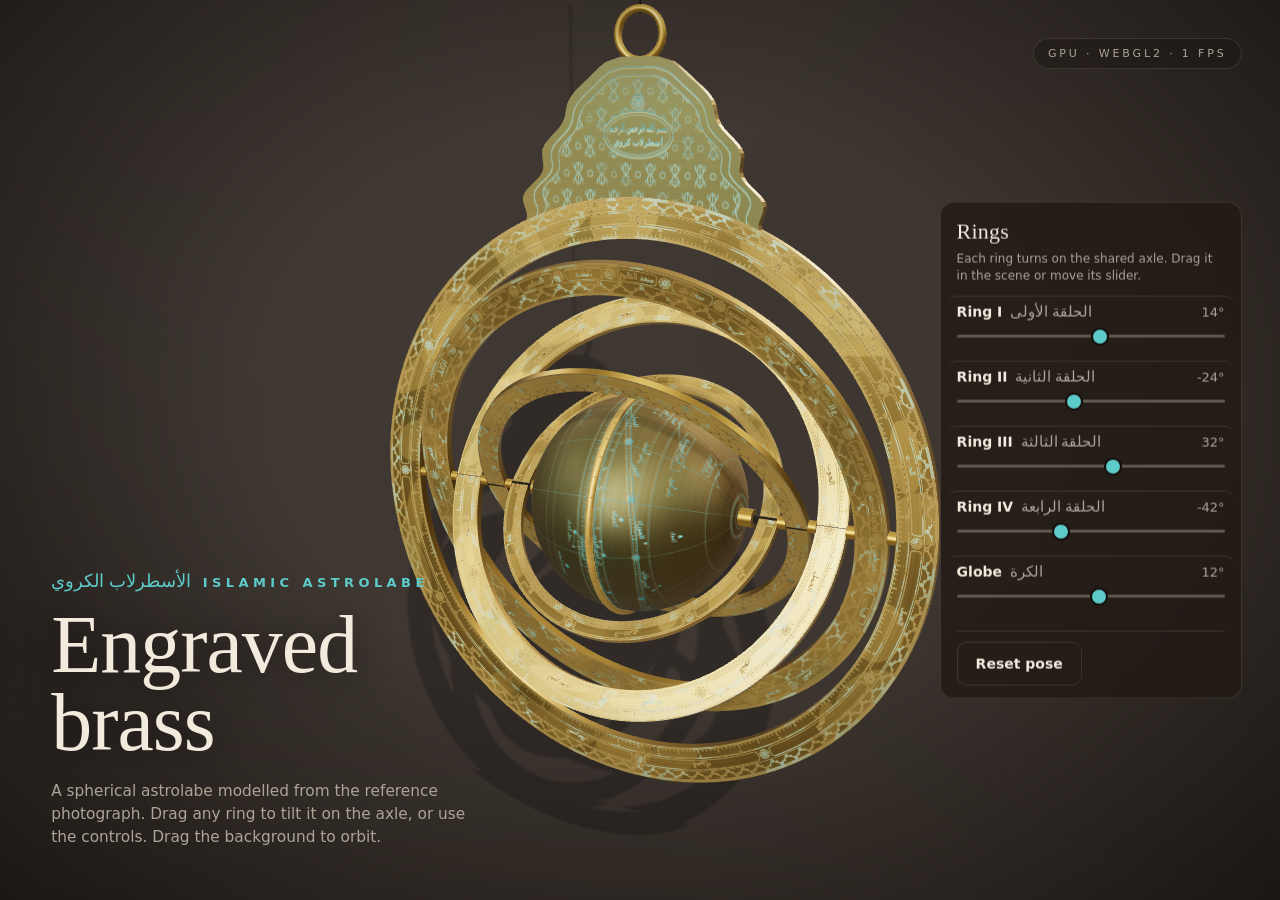
<file: fable-5.1/islamic-astrolabe.html>
<!doctype html>
<html lang="en">
<head>
<meta charset="utf-8">
<meta name="viewport" content="width=device-width, initial-scale=1">
<title>Islamic Astrolabe — engraved brass rings in 3D</title>
<style>
  :root {
    color-scheme: dark;
    --bg: oklch(0.17 0.012 60);
    --surface: oklch(0.22 0.014 60 / 0.78);
    --fg: oklch(0.94 0.02 85);
    --muted: oklch(0.72 0.02 80);
    --border: oklch(0.42 0.02 70 / 0.55);
    --accent: oklch(0.78 0.10 195);
    --font-display: 'Cormorant Garamond', 'Noto Serif Display', 'Noto Serif', Georgia, serif;
    --font-body: 'Albert Sans', 'Noto Sans', system-ui, sans-serif;
    --font-arabic: 'Noto Naskh Arabic', 'Amiri', 'Scheherazade New', serif;
  }
  html, body { margin: 0; height: 100%; background: var(--bg); overflow: hidden; font-family: var(--font-body); color: var(--fg); }
  #gl { position: fixed; inset: 0; width: 100%; height: 100%; display: block; touch-action: none; }
  .vignette { position: fixed; inset: 0; pointer-events: none; z-index: 1;
    background: radial-gradient(ellipse at 50% 45%, transparent 42%, oklch(0.09 0.01 60 / 0.6) 100%); }
  .overlay { position: fixed; left: clamp(20px, 4vw, 56px); bottom: clamp(20px, 4vw, 56px); z-index: 2; pointer-events: none; max-width: min(44ch, calc(100vw - 340px)); }
  .kicker { margin: 0 0 14px; font-size: 13px; letter-spacing: 0.34em; text-transform: uppercase; color: var(--accent); font-weight: 600; }
  .kicker .ar { font-family: var(--font-arabic); letter-spacing: 0; text-transform: none; font-size: 18px; font-weight: 500; margin-inline-end: 12px; }
  h1 { margin: 0; font-family: var(--font-display); font-weight: 500; font-size: clamp(40px, 6.4vw, 92px); line-height: 0.95; letter-spacing: -0.012em; max-width: 14ch; text-shadow: 0 2px 30px oklch(0 0 0 / 0.5); }
  .sub { margin: 18px 0 0; font-size: clamp(14px, 1.2vw, 17px); line-height: 1.5; color: var(--muted); max-width: 44ch; }
  .badge { position: fixed; top: clamp(16px, 3vw, 40px); right: clamp(16px, 3vw, 40px); z-index: 2; pointer-events: none;
    font-size: 11px; letter-spacing: 0.26em; text-transform: uppercase; color: var(--muted);
    border: 1px solid var(--border); padding: 8px 14px; border-radius: 999px; backdrop-filter: blur(6px); background: oklch(0.2 0.01 60 / 0.4); }
  .panel { position: fixed; right: clamp(16px, 3vw, 40px); top: 50%; transform: translateY(-50%); width: 268px; z-index: 2;
    background: var(--surface); backdrop-filter: blur(14px); border: 1px solid var(--border); border-radius: 14px; padding: 16px 16px 12px; }
  .panel h2 { margin: 0; font-family: var(--font-display); font-weight: 500; font-size: 22px; letter-spacing: 0.01em; }
  .panel .hint { margin: 6px 0 10px; font-size: 12px; line-height: 1.45; color: var(--muted); }
  .row { display: grid; grid-template-columns: 1fr auto; align-items: baseline; column-gap: 10px; padding: 6px 8px 2px; margin: 0 -8px; border-top: 1px solid var(--border); border-radius: 8px; }
  .row.is-hot { background: oklch(0.30 0.02 70 / 0.6); }
  .row .name { font-size: 14px; font-weight: 600; }
  .row .name .ar { font-family: var(--font-arabic); font-weight: 400; color: var(--muted); margin-inline-start: 8px; font-size: 15px; }
  .row .val { font-variant-numeric: tabular-nums; font-size: 13px; color: var(--muted); }
  .row .val.is-hot { color: var(--fg); }
  input[type=range] { grid-column: 1 / -1; width: 100%; height: 44px; margin: -6px 0 0; background: transparent; -webkit-appearance: none; appearance: none; cursor: pointer; }
  input[type=range]::-webkit-slider-runnable-track { height: 3px; background: oklch(0.46 0.02 70); border-radius: 2px; }
  input[type=range]::-webkit-slider-thumb { -webkit-appearance: none; width: 18px; height: 18px; margin-top: -7.5px; border-radius: 50%; background: var(--accent); border: 2px solid oklch(0.17 0.012 60); }
  input[type=range]::-moz-range-track { height: 3px; background: oklch(0.46 0.02 70); border-radius: 2px; }
  input[type=range]::-moz-range-thumb { width: 14px; height: 14px; border-radius: 50%; background: var(--accent); border: 2px solid oklch(0.17 0.012 60); }
  input[type=range]:focus-visible { outline: 2px solid var(--accent); outline-offset: 2px; border-radius: 6px; }
  .actions { display: flex; gap: 10px; align-items: center; margin-top: 10px; padding-top: 10px; border-top: 1px solid var(--border); }
  .btn { min-height: 44px; padding: 0 18px; border-radius: 10px; border: 1px solid var(--border); background: transparent; color: var(--fg); font: inherit; font-size: 14px; font-weight: 600; cursor: pointer; }
  .btn:hover { background: oklch(0.32 0.02 70); border-color: oklch(0.55 0.02 70); }
  .btn:active { background: oklch(0.28 0.02 70); }
  .btn:focus-visible { outline: 2px solid var(--accent); outline-offset: 2px; }
  .status { font-size: 12px; color: var(--muted); }
  .fallback { position: fixed; inset: 0; z-index: 3; display: none; place-items: center; text-align: center; padding: 24px; background: var(--bg); }
  .fallback.show { display: grid; }
  .fallback h2 { font-family: var(--font-display); font-weight: 500; font-size: 32px; margin: 0 0 10px; }
  .fallback p { color: var(--muted); max-width: 48ch; margin: 0; line-height: 1.5; }
  @media (max-width: 820px) {
    .overlay { bottom: auto; top: 14px; left: 16px; max-width: 58vw; }
    h1 { font-size: 30px; }
    .sub { display: none; }
    .kicker { margin-bottom: 8px; font-size: 11px; }
    .badge { top: 14px; right: 14px; }
    .panel { left: 12px; right: 12px; top: auto; bottom: 12px; transform: none; width: auto; max-height: 46vh; overflow: auto; padding: 12px 14px 10px; }
    .panel .hint { display: none; }
    .overlay { max-width: calc(100vw - 32px); }
  }
</style>
<script type="importmap">
{ "imports": { "three": "./vendor/three.module.js", "three/addons/": "./vendor/" } }
</script>
</head>
<body>
<canvas id="gl" data-od-id="astrolabe-canvas" aria-label="Interactive 3D model of an Islamic spherical astrolabe"></canvas>
<div class="vignette"></div>
<div class="badge" id="fps" data-od-id="fps-badge">Engraving brass…</div>

<div class="overlay" data-od-id="hero-overlay">
  <p class="kicker" data-od-id="kicker"><span class="ar">الأسطرلاب الكروي</span>Islamic astrolabe</p>
  <h1 data-od-id="headline">Engraved brass</h1>
  <p class="sub" data-od-id="subline">A spherical astrolabe modelled from the reference photograph. Drag any ring to tilt it on the axle, or use the controls. Drag the background to orbit.</p>
</div>

<aside class="panel" data-od-id="ring-panel" aria-label="Ring controls">
  <h2>Rings</h2>
  <p class="hint">Each ring turns on the shared axle. Drag it in the scene or move its slider.</p>
  <div id="rows"></div>
  <div class="actions">
    <button class="btn" id="reset" data-od-id="reset-button" type="button">Reset pose</button>
    <span class="status" id="status"></span>
  </div>
</aside>

<div class="fallback" id="fallback" data-od-id="webgl-fallback">
  <div>
    <h2>3D view unavailable</h2>
    <p>This model needs WebGL2. Open the page in a current desktop or mobile browser with hardware acceleration enabled.</p>
  </div>
</div>

<script type="module">
import * as THREE from 'three';
import { OrbitControls } from 'three/addons/OrbitControls.js';
import { RoomEnvironment } from 'three/addons/RoomEnvironment.js';

const TAU = Math.PI * 2;
const $ = s => document.querySelector(s);
const badge = $('#fps');
window.__astroBooted = true;

function fail(msg) {
  $('#fallback p').textContent = msg;
  $('#fallback').classList.add('show');
  badge.textContent = 'Unavailable';
}

/* ---------- colour helpers (OKLCH → sRGB) ---------- */
function oklch(L, C, h, a = 1) {
  const hr = h * Math.PI / 180, A = C * Math.cos(hr), B = C * Math.sin(hr);
  const l_ = L + 0.3963377774 * A + 0.2158037573 * B;
  const m_ = L - 0.1055613458 * A - 0.0638541728 * B;
  const s_ = L - 0.0894841775 * A - 1.2914855480 * B;
  const l = l_ ** 3, m = m_ ** 3, s = s_ ** 3;
  const r = 4.0767416621 * l - 3.3077115913 * m + 0.2309699292 * s;
  const g = -1.2684380046 * l + 2.6097574011 * m - 0.3413193965 * s;
  const b = -0.0041960863 * l - 0.7034186147 * m + 1.7076147010 * s;
  const f = x => { x = Math.max(0, Math.min(1, x)); return Math.round((x <= 0.0031308 ? 12.92 * x : 1.055 * Math.pow(x, 1 / 2.4) - 0.055) * 255); };
  return `rgba(${f(r)},${f(g)},${f(b)},${a})`;
}
const C = {
  brass: oklch(0.72, 0.10, 85), brassHi: oklch(0.85, 0.08, 92), brassLo: oklch(0.56, 0.09, 78),
  globe: oklch(0.62, 0.09, 76), globeHi: oklch(0.76, 0.08, 84), globeLo: oklch(0.47, 0.08, 70),
  engrave: oklch(0.26, 0.035, 65), verd: oklch(0.72, 0.10, 195), verdDeep: oklch(0.55, 0.09, 200),
};
function rng(seed) { let a = seed >>> 0; return () => { a |= 0; a = a + 0x6D2B79F5 | 0; let t = Math.imul(a ^ a >>> 15, 1 | a); t = t + Math.imul(t ^ t >>> 7, 61 | t) ^ t; return ((t ^ t >>> 14) >>> 0) / 4294967296; }; }

/* ---------- engraved content (real names) ---------- */
const AD = '٠١٢٣٤٥٦٧٨٩';
const num = n => String(n).replace(/\d/g, d => AD[d]);
const AR_FONT = '"Noto Naskh Arabic","Amiri","Scheherazade New","Traditional Arabic",serif';
const ZODIAC = ['الحمل', 'الثور', 'الجوزاء', 'السرطان', 'الأسد', 'السنبلة', 'الميزان', 'العقرب', 'القوس', 'الجدي', 'الدلو', 'الحوت'];
const MANSIONS = ['الشرطين', 'البطين', 'الثريا', 'الدبران', 'الهقعة', 'الهنعة', 'الذراع', 'النثرة', 'الطرف', 'الجبهة', 'الزبرة', 'الصرفة', 'العواء', 'السماك', 'الغفر', 'الزبانى', 'الإكليل', 'القلب', 'الشولة', 'النعائم', 'البلدة', 'سعد الذابح', 'سعد بلع', 'سعد السعود', 'سعد الأخبية', 'الفرغ المقدم', 'الفرغ المؤخر', 'بطن الحوت'];
const MONTHS = ['محرم', 'صفر', 'ربيع الأول', 'ربيع الآخر', 'جمادى الأولى', 'جمادى الآخرة', 'رجب', 'شعبان', 'رمضان', 'شوال', 'ذو القعدة', 'ذو الحجة'];
const PLANETS = ['زحل', 'المشتري', 'المريخ', 'الشمس', 'الزهرة', 'عطارد', 'القمر'];
// [Arabic name or '', RA°, Dec°, magnitude] — J2000, rounded
const STARS = [
  ['يد الجوزاء', 88.8, 7.4, 0.5], ['رجل الجبار', 78.6, -8.2, 0.1], ['الناجذ', 81.3, 6.3, 1.6], ['', 85.2, -1.9, 1.8], ['النظام', 84.1, -1.2, 1.7], ['', 83.0, -0.3, 2.2], ['', 86.9, -9.7, 2.1],
  ['الشعرى اليمانية', 101.3, -16.7, -1.4], ['الشعرى الشامية', 114.8, 5.2, 0.4], ['الدبران', 69.0, 16.5, 0.9], ['العيوق', 79.2, 46.0, 0.1], ['', 116.3, 28.0, 1.1], ['', 113.6, 31.9, 1.6],
  ['قلب الأسد', 152.1, 12.0, 1.4], ['ذنب الأسد', 177.3, 14.6, 2.1], ['', 155.0, 19.8, 2.0], ['', 168.5, 20.5, 2.6], ['السماك الرامح', 213.9, 19.2, 0.0], ['السماك الأعزل', 201.3, -11.2, 1.0],
  ['قلب العقرب', 247.4, -26.4, 1.0], ['الشولة', 263.4, -37.1, 1.6], ['', 240.1, -22.6, 2.3], ['', 264.3, -43.0, 1.9], ['النسر الواقع', 279.2, 38.8, 0.0], ['النسر الطائر', 297.7, 8.9, 0.8],
  ['ذنب الدجاجة', 310.4, 45.3, 1.3], ['', 305.6, 40.3, 2.2], ['', 292.7, 28.0, 3.1], ['فم الحوت', 344.4, -29.6, 1.2], ['رأس الغول', 47.0, 41.0, 2.1], ['', 38.0, 89.3, 2.0],
  ['', 222.7, 74.2, 2.1], ['', 230.2, 71.8, 3.0], ['', 165.9, 61.8, 1.8], ['', 165.5, 56.4, 2.4], ['', 178.5, 53.7, 2.4], ['', 183.9, 57.0, 3.3], ['', 193.5, 56.0, 1.8], ['', 201.0, 54.9, 2.2], ['', 206.9, 49.3, 1.9],
  ['', 10.1, 56.5, 2.2], ['', 2.3, 59.1, 2.3], ['', 14.2, 60.7, 2.5], ['', 21.5, 60.2, 2.7], ['', 28.6, 63.7, 3.4], ['آخر النهر', 24.4, -57.2, 0.5], ['سهيل', 96.0, -52.7, -0.7], ['الفرد', 141.9, -8.7, 2.0],
  ['رأس الحواء', 263.7, 12.6, 2.1], ['رأس الحمل', 31.8, 23.5, 2.0], ['', 17.4, 35.6, 2.1], ['السرة', 2.1, 29.1, 2.1], ['', 31.0, 42.3, 2.1], ['', 346.2, 15.2, 2.5], ['', 345.9, 28.1, 2.4], ['', 3.3, 15.2, 2.8],
  ['', 332.1, -47.0, 1.7], ['الفكة', 233.7, 26.7, 2.2], ['', 45.6, 4.1, 2.5], ['ذنب القيطس', 10.9, -18.0, 2.0], ['', 81.6, 28.6, 1.7], ['', 326.0, 9.9, 2.4],
  ['', 183.0, -17.5, 2.6], ['', 187.5, -16.5, 2.9], ['', 188.6, -23.4, 2.6], ['', 182.5, -22.6, 3.0],
];
const LINES = [[0, 3], [0, 2], [2, 5], [5, 4], [4, 3], [5, 1], [3, 6], [1, 6], [33, 34], [34, 35], [35, 36], [36, 33], [36, 37], [37, 38], [38, 39], [41, 40], [40, 42], [42, 43], [43, 44],
  [13, 15], [15, 16], [16, 14], [14, 13], [21, 19], [19, 20], [20, 22], [25, 26], [26, 27], [11, 12], [30, 31], [31, 32], [51, 55], [55, 53], [53, 54], [54, 51], [51, 50], [50, 52], [62, 63], [63, 64], [64, 65], [65, 62], [53, 61]];
const GROUPS = [['الجبار', 90, -4], ['الدب الأكبر', 186, 51], ['ذات الكرسي', 16, 54], ['الأسد', 165, 17], ['العقرب', 253, -32], ['الدجاجة', 300, 35], ['الغراب', 185, -13], ['الفرس الأعظم', 352, 21], ['الدب الأصغر', 226, 68], ['المرأة المسلسلة', 20, 38]];

/* ---------- canvas engraving toolkit (coordinates in mm) ---------- */
let MAXTEX = 8192, ANISO = 1;
function cv(w, h) { const c = document.createElement('canvas'); c.width = w; c.height = h; return c; }
function tint(eng, color) {
  const c = cv(eng.width, eng.height), x = c.getContext('2d');
  x.fillStyle = color; x.fillRect(0, 0, c.width, c.height);
  x.globalCompositeOperation = 'destination-in'; x.drawImage(eng, 0, 0); return c;
}
function patina(eng, R) {
  const c = cv(eng.width, eng.height), x = c.getContext('2d'), W = c.width, H = c.height;
  x.fillStyle = C.engrave; x.fillRect(0, 0, W, H);
  const n = Math.max(40, (W * H) / 14000);
  for (let i = 0; i < n; i++) {
    x.fillStyle = R() < 0.6 ? C.verd : C.verdDeep; x.globalAlpha = 0.6 + R() * 0.35;
    x.beginPath(); x.ellipse(R() * W, R() * H, H * (0.08 + R() * 0.3), H * (0.05 + R() * 0.2), R() * Math.PI, 0, TAU); x.fill();
  }
  x.globalAlpha = 1; x.globalCompositeOperation = 'destination-in'; x.drawImage(eng, 0, 0); return c;
}
function brushed(x, W, H, R, base, hi, lo, dir = 'x') {
  x.fillStyle = base; x.fillRect(0, 0, W, H);
  const n = (dir === 'x' ? H : W) * 1.6;
  for (let i = 0; i < n; i++) {
    x.strokeStyle = R() < 0.5 ? hi : lo; x.globalAlpha = 0.04 + R() * 0.1; x.lineWidth = 0.6 + R() * 1.2;
    x.beginPath();
    if (dir === 'x') { const y = R() * H; x.moveTo(0, y); x.lineTo(W, y + (R() - 0.5) * 3); }
    else { const xx = R() * W; x.moveTo(xx, 0); x.lineTo(xx + (R() - 0.5) * 3, H); }
    x.stroke();
  }
  for (let i = 0; i < 14; i++) {
    const cx = R() * W, cy = R() * H, r = H * (0.5 + R() * 1.5);
    const g = x.createRadialGradient(cx, cy, 0, cx, cy, r);
    const c0 = R() < 0.55 ? lo : hi; g.addColorStop(0, c0); g.addColorStop(1, 'rgba(0,0,0,0)');
    x.globalAlpha = 0.12; x.fillStyle = g; x.fillRect(cx - r, cy - r, r * 2, r * 2);
  }
  for (let i = 0; i < 10; i++) {
    const cx = R() * W, cy = R() * H, r = H * (0.3 + R() * 0.8);
    const g = x.createRadialGradient(cx, cy, 0, cx, cy, r); g.addColorStop(0, C.verdDeep); g.addColorStop(1, 'rgba(0,0,0,0)');
    x.globalAlpha = 0.07; x.fillStyle = g; x.fillRect(cx - r, cy - r, r * 2, r * 2);
  }
  x.globalAlpha = 1;
}
function finishSet(eng, R, pal = [C.brass, C.brassHi, C.brassLo], dir = 'x') {
  const W = eng.width, H = eng.height;
  const col = cv(W, H), c = col.getContext('2d'); brushed(c, W, H, R, pal[0], pal[1], pal[2], dir);
  c.globalAlpha = 0.5; c.drawImage(tint(eng, pal[1]), 0, Math.max(1, Math.round(H * 0.004))); c.globalAlpha = 1;
  c.drawImage(patina(eng, R), 0, 0);
  const bump = cv(W, H), b = bump.getContext('2d'); brushed(b, W, H, R, '#cdcdcd', '#e6e6e6', '#b4b4b4', dir); b.drawImage(tint(eng, '#0e0e0e'), 0, 0);
  const rm = cv(W, H), m = rm.getContext('2d'); m.fillStyle = 'rgb(0,102,255)'; m.fillRect(0, 0, W, H);
  for (let i = 0; i < 24; i++) { m.globalAlpha = 0.25; m.fillStyle = 'rgb(0,170,235)'; m.beginPath(); m.ellipse(R() * W, R() * H, H * (0.4 + R()), H * (0.2 + R() * 0.5), R() * 3, 0, TAU); m.fill(); }
  m.globalAlpha = 1; m.drawImage(tint(eng, 'rgb(0,226,28)'), 0, 0);
  return { col, bump, rm };
}
function engCtx(W, H, mmW, mmH) {
  const eng = cv(W, H), g = eng.getContext('2d');
  g.setTransform(W / mmW, 0, 0, H / mmH, 0, 0);
  g.strokeStyle = '#000'; g.fillStyle = '#000'; g.lineCap = 'round'; g.lineJoin = 'round'; g.lineWidth = 1.3;
  g.direction = 'rtl'; g.textAlign = 'center'; g.textBaseline = 'middle';
  return { eng, g };
}
// primitives
const hline = (g, x0, x1, y, w = 1.3) => { g.lineWidth = w; g.beginPath(); g.moveTo(x0, y); g.lineTo(x1, y); g.stroke(); };
const circle = (g, x, y, r) => { g.beginPath(); g.arc(x, y, r, 0, TAU); g.stroke(); };
const dot = (g, x, y, r) => { g.beginPath(); g.arc(x, y, r, 0, TAU); g.fill(); };
function txt(g, s, x, y, fs, maxW) { g.font = `${fs}px ${AR_FONT}`; g.fillText(s, x, y, maxW); }
function rrect(g, x, y, w, h, r) { g.beginPath(); g.moveTo(x + r, y); g.lineTo(x + w - r, y); g.quadraticCurveTo(x + w, y, x + w, y + r); g.lineTo(x + w, y + h - r); g.quadraticCurveTo(x + w, y + h, x + w - r, y + h); g.lineTo(x + r, y + h); g.quadraticCurveTo(x, y + h, x, y + h - r); g.lineTo(x, y + r); g.quadraticCurveTo(x, y, x + r, y); g.closePath(); g.stroke(); }
function rosette(g, cx, cy, r) {
  g.lineWidth = 1.2; circle(g, cx, cy, r); circle(g, cx, cy, r * 0.3); dot(g, cx, cy, r * 0.1);
  for (let k = 0; k < 8; k++) {
    const a = k * TAU / 8, ca = Math.cos(a), sa = Math.sin(a), px = -sa, py = ca;
    const bx = cx + ca * r * 0.3, by = cy + sa * r * 0.3, tx = cx + ca * r * 0.92, ty = cy + sa * r * 0.92, mx = cx + ca * r * 0.6, my = cy + sa * r * 0.6;
    g.beginPath(); g.moveTo(bx, by); g.quadraticCurveTo(mx + px * r * 0.26, my + py * r * 0.26, tx, ty); g.quadraticCurveTo(mx - px * r * 0.26, my - py * r * 0.26, bx, by); g.stroke();
  }
}
function leaf(g, x, y, len) {
  const w = Math.abs(len) * 0.5; g.lineWidth = 1.2;
  g.beginPath(); g.moveTo(x, y); g.bezierCurveTo(x - w, y + len * 0.35, x - w * 0.6, y + len * 0.9, x, y + len); g.bezierCurveTo(x + w * 0.6, y + len * 0.9, x + w, y + len * 0.35, x, y); g.stroke();
  g.beginPath(); g.moveTo(x, y + len * 0.12); g.lineTo(x, y + len * 0.82); g.stroke();
  g.beginPath(); g.moveTo(x - w * 0.45, y + len * 0.5); g.quadraticCurveTo(x - w * 1.15, y + len * 0.6, x - w * 0.95, y + len * 0.12);
  g.moveTo(x + w * 0.45, y + len * 0.5); g.quadraticCurveTo(x + w * 1.15, y + len * 0.6, x + w * 0.95, y + len * 0.12); g.stroke();
}
function vine(g, x0, x1, y0, y1) {
  const h = y1 - y0, cy = (y0 + y1) / 2, amp = h * 0.2, per = h * 2.1;
  g.lineWidth = 1.4; g.beginPath();
  for (let x = x0; x <= x1; x += 3) { const y = cy + amp * Math.sin((x - x0) / per * TAU); x === x0 ? g.moveTo(x, y) : g.lineTo(x, y); }
  g.stroke();
  for (let x = x0 + per / 4; x < x1 - per / 4; x += per / 2) {
    const ph = (x - x0) / per * TAU, y = cy + amp * Math.sin(ph), dir = Math.sin(ph) > 0 ? 1 : -1;
    leaf(g, x, y, h * 0.42 * dir);
    const tx = x + per / 4, ty = cy + amp * Math.sin(ph + Math.PI / 2), r = h * 0.11;
    g.beginPath(); g.arc(tx, ty - dir * r, r, Math.PI / 2 * dir, Math.PI / 2 * dir + Math.PI * 1.6 * dir, dir < 0); g.stroke();
    dot(g, tx + r * 0.6, ty - dir * r * 1.3, 1.1);
  }
}
function rope(g, x0, x1, y0, y1) {
  const h = y1 - y0, cy = (y0 + y1) / 2, per = h * 2.4; g.lineWidth = 1.2;
  for (const ph of [0, Math.PI]) {
    g.beginPath();
    for (let x = x0; x <= x1; x += 2) { const y = cy + (h / 2) * Math.sin((x - x0) / per * TAU + ph); x === x0 ? g.moveTo(x, y) : g.lineTo(x, y); }
    g.stroke();
  }
}
function scallops(g, x0, x1, y0, y1) {
  const r = Math.abs(y1 - y0) / 2, cy = Math.min(y0, y1); g.lineWidth = 1.2; g.beginPath();
  for (let x = x0; x < x1; x += r * 2) { g.moveTo(x, cy); g.arc(x + r, cy, r, Math.PI, 0, true); }
  g.stroke();
}
function hatch(g, x0, x1, y0, y1) {
  const h = y1 - y0; g.lineWidth = 1; g.beginPath();
  for (let x = x0; x < x1; x += h * 0.55) { g.moveTo(x, y1); g.lineTo(x + h * 0.7, y0); g.moveTo(x, y0); g.lineTo(x + h * 0.7, y1); }
  g.stroke();
}
function cartouches(g, x0, x1, y0, y1, labels) {
  const n = labels.length, cell = (x1 - x0) / n, h = y1 - y0, rr = h * 0.4, cy = (y0 + y1) / 2, fs = h * 0.58, pad = h * 0.2;
  for (let i = 0; i < n; i++) {
    const bx = x0 + i * cell; rosette(g, bx, cy, rr); if (i === 0) rosette(g, x1, cy, rr);
    const tx0 = bx + rr + pad, tx1 = bx + cell - rr - pad;
    g.lineWidth = 1.1; rrect(g, tx0, y0 + h * 0.08, tx1 - tx0, h * 0.84, h * 0.3);
    txt(g, labels[i], (tx0 + tx1) / 2, cy + fs * 0.06, fs, tx1 - tx0 - pad);
  }
}
function scale(g, x0, x1, yNum, yTop, yBot, divisions, major, numEvery, fs) {
  const step = (x1 - x0) / divisions;
  for (let i = 0; i < divisions; i++) {
    const x = x0 + i * step, isMajor = i % major === 0;
    g.lineWidth = isMajor ? 1.4 : 0.9; g.beginPath(); g.moveTo(x, yBot); g.lineTo(x, isMajor ? yTop : yTop + (yBot - yTop) * 0.5); g.stroke();
    if (numEvery && i % numEvery === 0) txt(g, num(i * 360 / divisions), x + step * numEvery / 2, yNum, fs);
  }
}

/* ---------- ring textures (polar strip, y=0 at outer edge) ---------- */
function ringMaps(rIn, rOut, layout, seed) {
  const circ = TAU * (rIn + rOut) / 2 * 1000, band = (rOut - rIn) * 1000;
  const ppu = Math.min(1.6, MAXTEX / circ), W = Math.round(circ * ppu), H = Math.round(band * ppu * 1.4);
  const { eng, g } = engCtx(W, H, circ, band);
  layout(g, circ, band, f => f * band);
  return finishSet(eng, rng(seed));
}
const LAYOUTS = {
  mater: (g, c, b, Y) => { rope(g, 0, c, Y(0.02), Y(0.055)); hline(g, 0, c, Y(0.075)); vine(g, 0, c, Y(0.095), Y(0.30)); hline(g, 0, c, Y(0.32));
    cartouches(g, 0, c, Y(0.35), Y(0.66), ZODIAC); hline(g, 0, c, Y(0.69)); scale(g, 0, c, Y(0.755), Y(0.82), Y(0.93), 360, 5, 10, Y(0.095)); hline(g, 0, c, Y(0.945)); hline(g, 0, c, Y(0.975)); },
  ring1: (g, c, b, Y) => { rope(g, 0, c, Y(0.02), Y(0.06)); hline(g, 0, c, Y(0.08)); cartouches(g, 0, c, Y(0.11), Y(0.52), MANSIONS); hline(g, 0, c, Y(0.55)); vine(g, 0, c, Y(0.58), Y(0.91)); hline(g, 0, c, Y(0.935)); hline(g, 0, c, Y(0.97)); },
  ring2: (g, c, b, Y) => { hline(g, 0, c, Y(0.03)); scale(g, 0, c, Y(0.10), Y(0.17), Y(0.29), 360, 5, 10, Y(0.095)); hline(g, 0, c, Y(0.31)); cartouches(g, 0, c, Y(0.34), Y(0.79), ZODIAC); hline(g, 0, c, Y(0.82)); scallops(g, 0, c, Y(0.85), Y(0.97)); },
  ring3: (g, c, b, Y) => { rope(g, 0, c, Y(0.015), Y(0.06)); hline(g, 0, c, Y(0.08)); cartouches(g, 0, c, Y(0.11), Y(0.62), MONTHS); hline(g, 0, c, Y(0.65)); vine(g, 0, c, Y(0.68), Y(0.94)); hline(g, 0, c, Y(0.97)); },
  ring4: (g, c, b, Y) => { hline(g, 0, c, Y(0.03)); cartouches(g, 0, c, Y(0.07), Y(0.62), PLANETS); hline(g, 0, c, Y(0.65)); hatch(g, 0, c, Y(0.69), Y(0.93)); hline(g, 0, c, Y(0.965)); },
};

/* ---------- globe texture (equirectangular) ---------- */
function globeMaps(radius) {
  const cw = TAU * radius * 1000, ch = cw / 2;
  const W = Math.min(4096, MAXTEX), H = W / 2;
  const { eng, g } = engCtx(W, H, cw, ch);
  const X = ra => ra / 360 * cw, Yd = dec => (90 - dec) / 180 * ch;
  const eps = 23.44 * Math.PI / 180;
  const drawAll = () => {
    // graticule
    for (let ra = 0; ra < 360; ra += 30) { g.lineWidth = 0.7; g.beginPath(); g.moveTo(X(ra), Yd(84)); g.lineTo(X(ra), Yd(-84)); g.stroke(); }
    for (const d of [60, 30, -30, -60]) hline(g, 0, cw, Yd(d), 0.7);
    for (const d of [23.44, -23.44]) { g.setLineDash([6, 5]); hline(g, 0, cw, Yd(d), 0.9); g.setLineDash([]); }
    for (const d of [84, -84]) { hline(g, 0, cw, Yd(d), 1.2); hline(g, 0, cw, Yd(d > 0 ? 80 : -80), 0.8); scallops(g, 0, cw, Yd(d > 0 ? 80 : -80), Yd(d > 0 ? 77 : -77)); }
    // equator band (torus covers ±2°)
    const eq = Yd(0);
    for (const s of [1, -1]) { hline(g, 0, cw, eq - s * 14, 1.3); hline(g, 0, cw, eq - s * 40, 1.3); }
    scale(g, 0, cw, eq - 30, eq - 24, eq - 16, 360, 5, 10, 13);
    scale(g, 0, cw, 0, eq + 16, eq + 26, 360, 5, 0, 0);
    // ecliptic
    const pt = lam => { const l = lam * Math.PI / 180; const dec = Math.asin(Math.sin(eps) * Math.sin(l)); let ra = Math.atan2(Math.sin(l) * Math.cos(eps), Math.cos(l)); if (ra < 0) ra += TAU; return [X(ra * 180 / Math.PI), Yd(dec * 180 / Math.PI)]; };
    for (const off of [-7, 7]) { g.lineWidth = 1.3; g.beginPath(); for (let lam = 0; lam <= 360; lam += 1) { const [x, y] = pt(lam); lam === 0 ? g.moveTo(x, y + off) : (Math.abs(x - pt(lam - 1)[0]) > cw / 2 ? g.moveTo(x, y + off) : g.lineTo(x, y + off)); } g.stroke(); }
    for (let lam = 0; lam < 360; lam += 2) { const [x, y] = pt(lam); const M = lam % 10 === 0; g.lineWidth = M ? 1.3 : 0.8; g.beginPath(); g.moveTo(x, y - 7); g.lineTo(x, y + (M ? 7 : 0)); g.stroke(); }
    for (let k = 0; k < 12; k++) {
      const [x0, y0] = pt(k * 30), [x, y] = pt(k * 30 + 15), [x2, y2] = pt(k * 30 + 17);
      rosette(g, x0, y0, 11);
      g.save(); g.translate(x, y - 22); g.rotate(Math.atan2(y2 - y, x2 - x)); txt(g, ZODIAC[k], 0, 0, 22); g.restore();
    }
    // stars, asterism lines, names
    g.lineWidth = 0.9; g.beginPath();
    for (const [a, b] of LINES) { const A = STARS[a], B = STARS[b]; let rb = B[1]; if (A[1] - rb > 180) rb += 360; else if (rb - A[1] > 180) rb -= 360; g.moveTo(X(A[1]), Yd(A[2])); g.lineTo(X(rb), Yd(B[2])); }
    g.stroke();
    for (const [name, ra, dec, mag] of STARS) {
      const x = X(ra), y = Yd(dec), r = Math.max(3.5, Math.min(11, 4.5 + (2.2 - mag) * 2.2));
      g.beginPath(); for (let k = 0; k < 12; k++) { const a = k * TAU / 12 - Math.PI / 2, rr = k % 2 ? r * 0.42 : r; g.lineTo(x + Math.cos(a) * rr, y + Math.sin(a) * rr); } g.closePath(); g.fill();
      if (name && Math.abs(dec) < 66) txt(g, name, x, y + r + 12, 17);
    }
    for (const [name, ra, dec] of GROUPS) { g.lineWidth = 1; const w = name.length * 12 + 20; rrect(g, X(ra) - w / 2, Yd(dec) - 14, w, 28, 8); txt(g, name, X(ra), Yd(dec) + 1, 19, w - 10); }
  };
  for (const off of [-cw, 0, cw]) { g.save(); g.translate(off, 0); drawAll(); g.restore(); }
  return finishSet(eng, rng(7), [C.globe, C.globeHi, C.globeLo]);
}
function bandMaps(R, tube) {
  const cw = TAU * R * 1000, ch = TAU * tube * 1000, W = Math.min(4096, MAXTEX), H = Math.max(32, Math.round(W * ch / cw));
  const { eng, g } = engCtx(W, H, cw, ch);
  for (let i = 0; i < 360; i++) { const x = i / 360 * cw, M = i % 10 === 0, m = i % 5 === 0; g.lineWidth = M ? 1.6 : 1; g.beginPath(); g.moveTo(x, ch * (M ? 0.05 : m ? 0.25 : 0.38)); g.lineTo(x, ch * (M ? 0.95 : m ? 0.75 : 0.62)); g.stroke(); }
  hline(g, 0, cw, ch * 0.5, 0.8);
  return finishSet(eng, rng(11));
}
/* ---------- throne (kursi) outline + planar texture ---------- */
function thronePts() {
  const side = []; const n = 44;
  for (let i = 0; i <= n; i++) { const s = i / n; const y = 0.80 + 0.62 * s; const w = 0.06 + 0.41 * Math.pow(1 - s, 0.55) * (1 + 0.06 * Math.sin(s * Math.PI * 8)); side.push([w, y]); }
  const pts = [];
  for (let i = 0; i <= n; i++) pts.push(side[i]);
  for (let i = n; i >= 0; i--) pts.push([-side[i][0], side[i][1]]);
  const a0 = Math.atan2(0.80, -0.47), a1 = Math.atan2(0.80, 0.47);
  for (let i = 1; i < 16; i++) { const a = a0 + (a1 - a0) * i / 16; pts.push([0.93 * Math.cos(a), 0.93 * Math.sin(a)]); }
  return pts;
}
function throneMaps(pts) {
  const W = Math.min(1536, MAXTEX), H = W; // covers x ∈ [-0.5,0.5], y ∈ [0.9,1.9] world units, 1000 mm each
  const { eng, g } = engCtx(W, H, 1000, 1000);
  const P = ([x, y]) => [(x + 0.5) * 1000, (1.9 - y) * 1000];
  const cx = 0, cy = 1.12;
  const outline = (k) => { g.beginPath(); pts.forEach(([x, y], i) => { const [px, py] = P([cx + (x - cx) * k, cy + (y - cy) * k]); i ? g.lineTo(px, py) : g.moveTo(px, py); }); g.closePath(); };
  g.lineWidth = 1.6; outline(0.9); g.stroke(); g.lineWidth = 1.1; outline(0.82); g.stroke();
  g.save(); outline(0.82); g.clip();
  for (let row = 0; row < 12; row++) for (let col = -6; col < 7; col++) {
    const x = 500 + col * 84 + (row % 2) * 42, y = 40 + row * 84; leaf(g, x, y, 34); leaf(g, x, y + 68, -34); g.lineWidth = 1; circle(g, x + 42, y + 34, 9);
  }
  g.restore();
  const [tx, ty] = P([0, 1.19]);
  g.globalCompositeOperation = 'destination-out'; g.beginPath(); g.ellipse(tx, ty, 118, 70, 0, 0, TAU); g.fill(); g.globalCompositeOperation = 'source-over';
  g.lineWidth = 1.8; g.beginPath(); g.ellipse(tx, ty, 118, 70, 0, 0, TAU); g.stroke(); g.lineWidth = 1.1; g.beginPath(); g.ellipse(tx, ty, 108, 61, 0, 0, TAU); g.stroke();
  txt(g, 'بسم الله الرحمن الرحيم', tx, ty - 18, 30, 200); txt(g, 'أسطرلاب كروي', tx, ty + 24, 26, 180);
  rosette(g, tx, ty - 95, 22);
  return finishSet(eng, rng(5));
}

/* ---------- geometry ---------- */
function annulus(rIn, rOut, h, seg = 256) {
  const pos = [], nor = [], uv = [], idx = []; let vi = 0;
  const push = (x, y, z, nx, ny, nz, u, v) => { pos.push(x, y, z); nor.push(nx, ny, nz); uv.push(u, v); return vi++; };
  const top = [], bot = [], ow = [], iw = [];
  for (let i = 0; i <= seg; i++) {
    const t = i / seg * TAU, c = Math.cos(t), s = Math.sin(t), f = i / seg;
    top.push([push(rIn * c, rIn * s, h / 2, 0, 0, 1, 1 - f, 0), push(rOut * c, rOut * s, h / 2, 0, 0, 1, 1 - f, 1)]);
    bot.push([push(rIn * c, rIn * s, -h / 2, 0, 0, -1, f, 0), push(rOut * c, rOut * s, -h / 2, 0, 0, -1, f, 1)]);
    ow.push([push(rOut * c, rOut * s, -h / 2, c, s, 0, f, 0), push(rOut * c, rOut * s, h / 2, c, s, 0, f, 1)]);
    iw.push([push(rIn * c, rIn * s, -h / 2, -c, -s, 0, f, 0), push(rIn * c, rIn * s, h / 2, -c, -s, 0, f, 1)]);
  }
  for (let i = 0; i < seg; i++) { const [a, b] = top[i], [c, d] = top[i + 1]; idx.push(a, b, d, a, d, c); const [e, f] = bot[i], [g2, k] = bot[i + 1]; idx.push(e, k, f, e, g2, k); }
  const faces = idx.length;
  for (let i = 0; i < seg; i++) { const [lo, hi] = ow[i], [lo1, hi1] = ow[i + 1]; idx.push(lo, lo1, hi1, lo, hi1, hi); const [a, b] = iw[i], [a1, b1] = iw[i + 1]; idx.push(a, b1, a1, a, b, b1); }
  const geo = new THREE.BufferGeometry();
  geo.setAttribute('position', new THREE.Float32BufferAttribute(pos, 3));
  geo.setAttribute('normal', new THREE.Float32BufferAttribute(nor, 3));
  geo.setAttribute('uv', new THREE.Float32BufferAttribute(uv, 2));
  geo.setIndex(idx); geo.addGroup(0, faces, 0); geo.addGroup(faces, idx.length - faces, 1);
  return geo;
}

/* ---------- boot ---------- */
if (!document.createElement('canvas').getContext('webgl2')) {
  fail('This model needs WebGL2. Open the page in a current desktop or mobile browser with hardware acceleration enabled.');
} else {
  setTimeout(boot, 40);
}

function boot() {
  const canvas = $('#gl');
  let renderer;
  try { renderer = new THREE.WebGLRenderer({ canvas, antialias: true, alpha: false, powerPreference: 'high-performance' }); }
  catch (e) { fail('The GPU context could not be created. ' + e.message); return; }
  renderer.setPixelRatio(Math.min(window.devicePixelRatio || 1, 2));
  renderer.outputColorSpace = THREE.SRGBColorSpace;
  renderer.toneMapping = THREE.ACESFilmicToneMapping; renderer.toneMappingExposure = 1.05;
  renderer.shadowMap.enabled = true; renderer.shadowMap.type = THREE.PCFSoftShadowMap;
  MAXTEX = renderer.capabilities.maxTextureSize; ANISO = renderer.capabilities.getMaxAnisotropy();

  const scene = new THREE.Scene();
  const bg = new THREE.Color(oklch(0.17, 0.012, 60));
  scene.background = bg; scene.fog = new THREE.Fog(bg, 6, 13);
  const camera = new THREE.PerspectiveCamera(38, 1, 0.1, 40);
  const target = new THREE.Vector3(0, 0.18, 0);
  const camDir = new THREE.Vector3(0.42, 0.26, 0.87).normalize();
  const pmrem = new THREE.PMREMGenerator(renderer);
  scene.environment = pmrem.fromScene(new RoomEnvironment(), 0.04).texture; pmrem.dispose();
  scene.environmentIntensity = 0.65;

  const controls = new OrbitControls(camera, canvas);
  controls.target.copy(target); controls.enableDamping = true; controls.dampingFactor = 0.08;
  controls.minDistance = 1.6; controls.maxDistance = 8; controls.maxPolarAngle = Math.PI * 0.62; controls.enablePan = false;

  // lights + studio
  const key = new THREE.DirectionalLight(new THREE.Color(oklch(0.98, 0.02, 80)), 2.4); key.position.set(2.6, 3.2, 3.6); key.castShadow = true;
  key.shadow.mapSize.set(2048, 2048); key.shadow.camera.left = key.shadow.camera.bottom = -2.4; key.shadow.camera.right = key.shadow.camera.top = 2.4; key.shadow.camera.near = 0.5; key.shadow.camera.far = 12; key.shadow.bias = -0.0004; key.shadow.normalBias = 0.02; key.shadow.radius = 4;
  const fill = new THREE.DirectionalLight(new THREE.Color(oklch(0.9, 0.03, 220)), 0.5); fill.position.set(-3, 0.6, 2.2);
  const rim = new THREE.DirectionalLight(new THREE.Color(oklch(0.95, 0.04, 70)), 0.9); rim.position.set(0.5, 1.6, -3);
  const hemi = new THREE.HemisphereLight(new THREE.Color(oklch(0.6, 0.02, 220)), new THREE.Color(oklch(0.3, 0.03, 60)), 0.35);
  scene.add(key, fill, rim, hemi);
  const studio = new THREE.MeshStandardMaterial({ color: new THREE.Color(oklch(0.25, 0.014, 60)), roughness: 0.96, metalness: 0 });
  const wall = new THREE.Mesh(new THREE.PlaneGeometry(16, 12), studio); wall.position.set(0, 0.5, -1.45); wall.receiveShadow = true;
  const floor = new THREE.Mesh(new THREE.PlaneGeometry(16, 16), studio); floor.rotation.x = -Math.PI / 2; floor.position.y = -2.1; floor.receiveShadow = true;
  scene.add(wall, floor);

  // materials
  const mkTex = (cnv, srgb) => { const t = new THREE.CanvasTexture(cnv); t.wrapS = t.wrapT = THREE.RepeatWrapping; t.anisotropy = ANISO; if (srgb) t.colorSpace = THREE.SRGBColorSpace; return t; };
  const faceMat = (set, bumpScale = 0.0035) => new THREE.MeshStandardMaterial({
    map: mkTex(set.col, true), bumpMap: mkTex(set.bump, false), bumpScale, roughnessMap: mkTex(set.rm, false), metalnessMap: mkTex(set.rm, false),
    roughness: 1, metalness: 1, envMapIntensity: 1.1, emissive: new THREE.Color(oklch(0.72, 0.10, 85)), emissiveIntensity: 0,
  });
  const brass = new THREE.MeshStandardMaterial({ color: new THREE.Color(oklch(0.64, 0.10, 84)), roughness: 0.42, metalness: 1 });
  const iron = new THREE.MeshStandardMaterial({ color: new THREE.Color(oklch(0.34, 0.012, 60)), roughness: 0.55, metalness: 0.9 });

  const astro = new THREE.Group(); scene.add(astro);
  const pickables = [], parts = [];
  const addMesh = (geo, mat, parent, pick) => { const m = new THREE.Mesh(geo, mat); m.castShadow = m.receiveShadow = true; parent.add(m); if (pick) { m.userData.part = pick; pickables.push(m); } return m; };
  const knob = (x, r, len, parent, part) => { const m = addMesh(new THREE.CylinderGeometry(r, r, len, 24), brass, parent, part); m.rotation.z = Math.PI / 2; m.position.x = x; return m; };

  // mater (fixed) + throne + suspension ring + cord
  const MATER = { rIn: 0.87, rOut: 1.0, h: 0.03 };
  addMesh(annulus(MATER.rIn, MATER.rOut, MATER.h, 320), [faceMat(ringMaps(MATER.rIn, MATER.rOut, LAYOUTS.mater, 1)), brass], astro, null);
  const tp = thronePts(); const shape = new THREE.Shape(tp.map(p => new THREE.Vector2(p[0], p[1])));
  const throneGeo = new THREE.ExtrudeGeometry(shape, { depth: MATER.h * 0.94, bevelEnabled: false }); throneGeo.translate(0, 0, -MATER.h * 0.47);
  const throneMat = faceMat(throneMaps(tp), 0.003);
  for (const t of [throneMat.map, throneMat.bumpMap, throneMat.roughnessMap, throneMat.metalnessMap]) { t.offset.set(0.5, -0.9); }
  addMesh(throneGeo, [throneMat, brass], astro, null);
  const halqa = addMesh(new THREE.TorusGeometry(0.075, 0.012, 16, 48), brass, astro, null); halqa.position.set(0, 1.485, 0);
  const cord = addMesh(new THREE.CylinderGeometry(0.004, 0.004, 3.2, 8), iron, astro, null); cord.position.set(0, 1.545 + 1.6, 0);
  // axle
  const axle = addMesh(new THREE.BoxGeometry(1.98, 0.026, 0.018), iron, astro, null); axle.castShadow = true;

  // rings
  const RINGS = [
    { name: 'Ring I', ar: 'الحلقة الأولى', rIn: 0.74, rOut: 0.845, h: 0.028, layout: LAYOUTS.ring1, seed: 2, a0: 14 },
    { name: 'Ring II', ar: 'الحلقة الثانية', rIn: 0.615, rOut: 0.715, h: 0.026, layout: LAYOUTS.ring2, seed: 3, a0: -24 },
    { name: 'Ring III', ar: 'الحلقة الثالثة', rIn: 0.515, rOut: 0.59, h: 0.024, layout: LAYOUTS.ring3, seed: 4, a0: 32 },
    { name: 'Ring IV', ar: 'الحلقة الرابعة', rIn: 0.425, rOut: 0.49, h: 0.022, layout: LAYOUTS.ring4, seed: 6, a0: -42 },
  ];
  let prevIn = MATER.rIn;
  for (const r of RINGS) {
    const group = new THREE.Group(); astro.add(group);
    const part = { name: r.name, ar: r.ar, group, angle: 0, mat: faceMat(ringMaps(r.rIn, r.rOut, r.layout, r.seed)) };
    addMesh(annulus(r.rIn, r.rOut, r.h, 256), [part.mat, brass], group, part);
    const gap = prevIn - r.rOut, kx = r.rOut + gap / 2;
    knob(kx, 0.021, gap + 0.004, group, part); knob(-kx, 0.016, gap + 0.004, group, part);
    prevIn = r.rIn; parts.push(part); part.a0 = r.a0;
  }
  // globe
  const GR = 0.36;
  const gGroup = new THREE.Group(); astro.add(gGroup);
  const globePart = { name: 'Globe', ar: 'الكرة', group: gGroup, angle: 0, mat: faceMat(globeMaps(GR), 0.003), a0: 12 };
  const sphere = addMesh(new THREE.SphereGeometry(GR, 160, 96), globePart.mat, gGroup, globePart); sphere.rotation.z = -Math.PI / 2;
  const band = addMesh(new THREE.TorusGeometry(GR + 0.004, 0.012, 20, 240), faceMat(bandMaps(GR + 0.004, 0.012), 0.002), gGroup, globePart); band.rotation.y = Math.PI / 2;
  knob(GR + 0.02, 0.03, 0.05, gGroup, globePart); knob(-(GR + 0.02), 0.03, 0.05, gGroup, globePart);
  parts.push(globePart);

  /* ---------- UI rows ---------- */
  const rows = $('#rows'); const rowEls = new Map();
  const deg = a => { let d = Math.round(a * 180 / Math.PI) % 360; if (d > 180) d -= 360; if (d <= -180) d += 360; return d; };
  for (const p of parts) {
    const id = p.name.toLowerCase().replace(/\s+/g, '-');
    const row = document.createElement('div'); row.className = 'row'; row.dataset.odId = 'row-' + id;
    row.innerHTML = `<label class="name" for="s-${id}">${p.name}<span class="ar">${p.ar}</span></label><span class="val" id="v-${id}">0°</span><input type="range" id="s-${id}" min="-180" max="180" step="1" value="0" aria-label="${p.name} tilt in degrees">`;
    rows.appendChild(row);
    const slider = row.querySelector('input'), val = row.querySelector('.val');
    slider.addEventListener('input', () => setAngle(p, slider.value * Math.PI / 180, false));
    slider.addEventListener('change', save);
    row.addEventListener('pointerenter', () => setHot(p)); row.addEventListener('pointerleave', () => { if (!drag) setHot(null); });
    rowEls.set(p, { row, slider, val });
  }
  function setAngle(p, a, sync = true) {
    p.angle = a; p.group.rotation.x = a;
    const el = rowEls.get(p); el.val.textContent = deg(a) + '°'; if (sync) el.slider.value = deg(a);
  }
  let hot = null, drag = null;
  function setHot(p) {
    if (hot === p) return;
    if (hot) { hot.mat.emissiveIntensity = 0; const e = rowEls.get(hot); e.row.classList.remove('is-hot'); e.val.classList.remove('is-hot'); }
    hot = p;
    if (hot) { hot.mat.emissiveIntensity = 0.14; const e = rowEls.get(hot); e.row.classList.add('is-hot'); e.val.classList.add('is-hot'); }
  }
  const STORE = 'islamic-astrolabe-pose';
  function save() { try { localStorage.setItem(STORE, JSON.stringify(parts.map(p => p.angle))); } catch (e) { /* storage unavailable */ } }
  (function restore() {
    let saved = null; try { saved = JSON.parse(localStorage.getItem(STORE) || 'null'); } catch (e) { saved = null; }
    parts.forEach((p, i) => setAngle(p, saved && typeof saved[i] === 'number' ? saved[i] : p.a0 * Math.PI / 180));
  })();
  const reduced = matchMedia('(prefers-reduced-motion: reduce)').matches;
  $('#reset').addEventListener('click', () => {
    const from = parts.map(p => p.angle), t0 = performance.now(), D = reduced ? 0 : 420;
    const step = now => {
      const k = D ? Math.min(1, (now - t0) / D) : 1, e = 1 - Math.pow(1 - k, 3);
      parts.forEach((p, i) => setAngle(p, from[i] * (1 - e)));
      if (k < 1) requestAnimationFrame(step); else save();
    };
    requestAnimationFrame(step);
    $('#status').textContent = 'Pose reset';
    setTimeout(() => { $('#status').textContent = ''; }, 1800);
  });

  /* ---------- drag rings in scene ---------- */
  const ray = new THREE.Raycaster(), ndc = new THREE.Vector2();
  const pick = e => { const r = canvas.getBoundingClientRect(); ndc.set(((e.clientX - r.left) / r.width) * 2 - 1, -((e.clientY - r.top) / r.height) * 2 + 1); ray.setFromCamera(ndc, camera); return ray.intersectObjects(pickables, false)[0] || null; };
  const toScreen = p => { const q = p.clone().project(camera); return { x: (q.x + 1) / 2 * canvas.clientWidth, y: (1 - q.y) / 2 * canvas.clientHeight }; };
  canvas.addEventListener('pointerdown', e => {
    if (e.pointerType === 'mouse' && e.button !== 0) return;
    const h = pick(e); if (!h) return;
    const part = h.object.userData.part;
    drag = { part, local: part.group.worldToLocal(h.point.clone()), x: e.clientX, y: e.clientY };
    controls.enabled = false; canvas.setPointerCapture(e.pointerId); canvas.style.cursor = 'grabbing'; setHot(part);
  }, { capture: true });
  canvas.addEventListener('pointermove', e => {
    if (drag) {
      const p = drag.part.group.localToWorld(drag.local.clone());
      const v = new THREE.Vector3(1, 0, 0).cross(p);
      const s0 = toScreen(p), s1 = toScreen(p.clone().addScaledVector(v, 0.05));
      const dx = (s1.x - s0.x) / 0.05, dy = (s1.y - s0.y) / 0.05;
      const mdx = e.clientX - drag.x, mdy = e.clientY - drag.y; drag.x = e.clientX; drag.y = e.clientY;
      const L2 = Math.max(dx * dx + dy * dy, 40 * 40);
      setAngle(drag.part, drag.part.angle + (mdx * dx + mdy * dy) / L2);
    } else {
      const h = pick(e); setHot(h ? h.object.userData.part : null); canvas.style.cursor = h ? 'grab' : '';
    }
  });
  const endDrag = e => { if (!drag) return; try { canvas.releasePointerCapture(e.pointerId); } catch (err) { /* already released */ } drag = null; controls.enabled = true; canvas.style.cursor = 'grab'; save(); };
  canvas.addEventListener('pointerup', endDrag); canvas.addEventListener('pointercancel', endDrag);

  /* ---------- resize + loop ---------- */
  function resize() {
    const w = canvas.clientWidth, h = canvas.clientHeight;
    if (canvas.width !== Math.floor(w * renderer.getPixelRatio()) || canvas.height !== Math.floor(h * renderer.getPixelRatio())) renderer.setSize(w, h, false);
    camera.aspect = w / h; camera.updateProjectionMatrix();
    const dist = 4.3 / Math.min(1, camera.aspect / 0.95);
    controls.minDistance = Math.min(controls.minDistance, dist); controls.maxDistance = Math.max(8, dist * 1.4);
    if (!resize.done) { camera.position.copy(target).addScaledVector(camDir, dist); resize.done = true; }
  }
  window.addEventListener('resize', resize); resize();

  let frames = 0, acc = 0, last = performance.now(), first = true;
  function tick(now) {
    resize(); controls.update(); renderer.render(scene, camera);
    if (first) { first = false; const err = renderer.getContext().getError(); if (err) console.warn('WebGL error after first frame:', err); }
    frames++; acc += now - last; last = now;
    if (acc > 500) { badge.textContent = 'GPU · WebGL2 · ' + Math.round(frames * 1000 / acc) + ' fps'; frames = 0; acc = 0; }
    requestAnimationFrame(tick);
  }
  requestAnimationFrame(tick);
}
</script>
<script>
  window.addEventListener('error', e => { if (!window.__astroBooted) { const f = document.getElementById('fallback'); f.querySelector('p').textContent = 'The 3D engine could not be loaded: ' + e.message; f.classList.add('show'); } });
  setTimeout(() => { if (!window.__astroBooted) { const f = document.getElementById('fallback'); f.querySelector('p').textContent = 'The 3D engine did not start. Serve this folder over HTTP so the module scripts in vendor/ can load.'; f.classList.add('show'); } }, 6000);
</script>
</body>
</html>
</file>
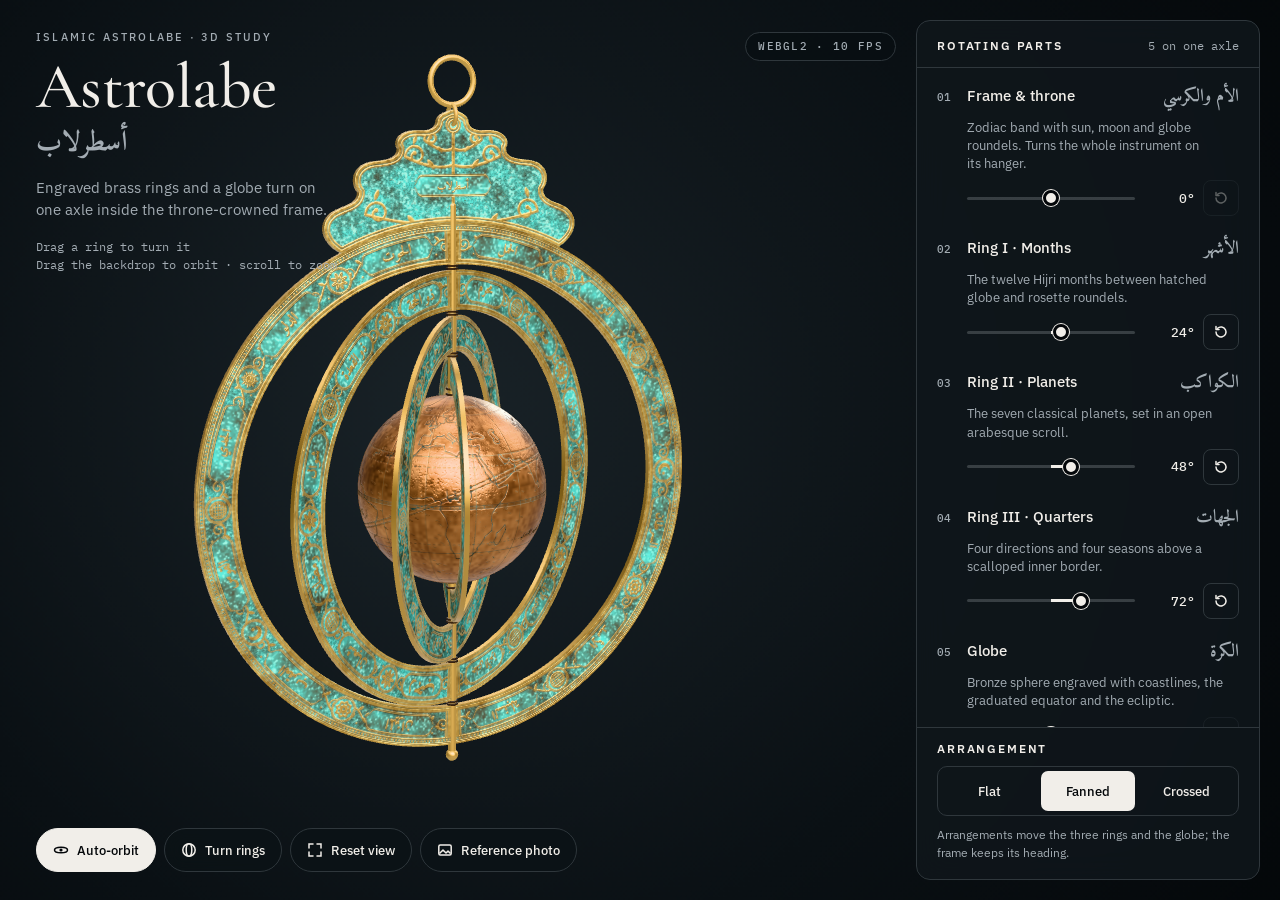
<file: opus-5.5/islamic-astrolabe.html>
<!doctype html>
<html lang="en">
<head>
<meta charset="utf-8" />
<meta name="viewport" content="width=device-width, initial-scale=1" />
<title>Astrolabe · Islamic brass astrolabe in 3D</title>
<link rel="stylesheet" href="fonts/fonts.css" />
<style>
  :root {
    color-scheme: dark;
    --bg: oklch(0.16 0.012 235);
    --bg-deep: oklch(0.12 0.01 235);
    --surface: oklch(0.2 0.013 235 / 0.86);
    --surface-hover: oklch(0.26 0.014 235);
    --surface-active: oklch(0.285 0.016 235);
    --fg: oklch(0.95 0.008 85);
    --fg-hover: oklch(0.86 0.01 85);
    --muted: oklch(0.74 0.014 235);
    --border: oklch(0.33 0.014 235);
    --track: oklch(0.36 0.012 235);
    --accent: oklch(0.8 0.105 185);
    --font-display: "Cormorant Garamond", "Cormorant", Garamond, "Times New Roman", serif;
    --font-body: "IBM Plex Sans", system-ui, -apple-system, sans-serif;
    --font-mono: "IBM Plex Mono", ui-monospace, "SFMono-Regular", monospace;
    --font-arabic: "Amiri", "Noto Naskh Arabic", "Geeza Pro", serif;
    --ease: cubic-bezier(0.2, 0, 0, 1);
    --gap: 20px;
    --panel-w: 344px;
  }
  * { box-sizing: border-box; }
  html, body { margin: 0; height: 100%; background: var(--bg); color: var(--fg); overflow: hidden; font-family: var(--font-body); -webkit-font-smoothing: antialiased; }
  button { font: inherit; color: inherit; }
  :focus-visible { outline: 2px solid var(--accent); outline-offset: 2px; }

  #stage { position: fixed; inset: 0; width: 100%; height: 100%; display: block; touch-action: none; outline: none; }
  #stage.is-grab { cursor: grab; }
  #stage.is-grabbing { cursor: grabbing; }

  /* ---------- masthead ---------- */
  .masthead { position: fixed; top: 30px; left: 36px; z-index: 2; pointer-events: none; max-width: 330px; }
  .kicker { margin: 0 0 12px; font: 500 11px/1.4 var(--font-body); letter-spacing: 0.2em; text-transform: uppercase; color: var(--muted); }
  h1 { margin: 0; font: 500 64px/0.95 var(--font-display); letter-spacing: -0.01em; }
  h1 .ar { display: block; margin-top: 8px; font: 700 28px/1.3 var(--font-arabic); color: var(--muted); letter-spacing: 0; text-align: left; }
  .sub { margin: 14px 0 0; font: 400 14.5px/1.55 var(--font-body); color: var(--muted); max-width: 34ch; text-wrap: balance; }
  .hint { margin: 16px 0 0; font: 400 11.5px/1.6 var(--font-mono); color: var(--muted); }
  .hint kbd { font: inherit; color: var(--fg); }

  .fps { position: fixed; top: 32px; right: calc(var(--panel-w) + var(--gap) * 2); z-index: 2; pointer-events: none;
    font: 500 11px/1 var(--font-mono); letter-spacing: 0.12em; text-transform: uppercase; color: var(--muted);
    padding: 8px 12px; border: 1px solid var(--border); border-radius: 999px; background: oklch(0.16 0.012 235 / 0.6); }

  /* ---------- parts panel ---------- */
  .panel { position: fixed; top: var(--gap); right: var(--gap); bottom: var(--gap); width: var(--panel-w); z-index: 3;
    display: flex; flex-direction: column; background: var(--surface); border: 1px solid var(--border); border-radius: 14px;
    -webkit-backdrop-filter: blur(16px); backdrop-filter: blur(16px); overflow: hidden; }
  .panel-head { display: flex; align-items: baseline; justify-content: space-between; padding: 18px 20px 14px; border-bottom: 1px solid var(--border); }
  .panel-head h2, .section-title { margin: 0; font: 600 11.5px/1.2 var(--font-body); letter-spacing: 0.16em; text-transform: uppercase; }
  .panel-head span { font: 400 12px/1 var(--font-mono); color: var(--muted); }
  .parts { list-style: none; margin: 0; padding: 8px; overflow-y: auto; flex: 1 1 auto; min-height: 0; }
  .part { border-radius: 10px; padding: 10px 12px 12px; transition: background-color 120ms var(--ease); }
  .part:hover { background: var(--surface-hover); }
  .part.is-selected { background: var(--surface-active); box-shadow: inset 0 0 0 1px oklch(0.42 0.035 195); }
  .part-select { all: unset; box-sizing: border-box; display: grid; grid-template-columns: 30px 1fr auto; align-items: baseline; width: 100%; min-height: 32px; cursor: pointer; border-radius: 6px; }
  .part-select:focus-visible { outline: 2px solid var(--accent); outline-offset: 3px; }
  .part-index { font: 500 11px/1 var(--font-mono); color: var(--muted); }
  .part.is-selected .part-index { color: var(--accent); }
  .part-name { font: 500 15px/1.3 var(--font-body); }
  .part-ar { font: 700 18px/1 var(--font-arabic); color: var(--muted); }
  .part-note { margin: 0 0 8px 30px; font: 400 12.5px/1.45 var(--font-body); color: var(--muted); text-wrap: pretty; }
  .part-control { display: grid; grid-template-columns: 1fr 52px 36px; gap: 8px; align-items: center; margin-left: 30px; }
  .part-control output { font: 500 12.5px/1 var(--font-mono); font-variant-numeric: tabular-nums; text-align: right; }

  input[type="range"] { -webkit-appearance: none; appearance: none; width: 100%; height: 32px; margin: 0; background: transparent; cursor: pointer; --lo: 50%; --hi: 50%; --fill: var(--fg); }
  input[type="range"]::-webkit-slider-runnable-track { height: 3px; border-radius: 2px;
    background: linear-gradient(to right, var(--track) 0 var(--lo), var(--fill) var(--lo) var(--hi), var(--track) var(--hi) 100%); }
  input[type="range"]::-moz-range-track { height: 3px; border-radius: 2px;
    background: linear-gradient(to right, var(--track) 0 var(--lo), var(--fill) var(--lo) var(--hi), var(--track) var(--hi) 100%); }
  input[type="range"]::-webkit-slider-thumb { -webkit-appearance: none; width: 16px; height: 16px; margin-top: -6.5px; border-radius: 50%; background: var(--fill); border: 3px solid var(--bg-deep); box-shadow: 0 0 0 1px var(--fill); transition: transform 120ms var(--ease); }
  input[type="range"]::-moz-range-thumb { width: 10px; height: 10px; border-radius: 50%; background: var(--fill); border: 3px solid var(--bg-deep); box-shadow: 0 0 0 1px var(--fill); }
  input[type="range"]:hover::-webkit-slider-thumb { transform: scale(1.15); }
  input[type="range"]:focus-visible { outline: 2px solid var(--accent); outline-offset: 2px; border-radius: 4px; }
  .part.is-selected input[type="range"] { --fill: var(--accent); }

  .icon-btn { position: relative; display: inline-grid; place-items: center; width: 36px; height: 36px; padding: 0; border: 1px solid var(--border); border-radius: 8px; background: transparent; color: var(--fg); cursor: pointer; transition: background-color 120ms var(--ease), border-color 120ms var(--ease); }
  .icon-btn::after { content: ""; position: absolute; inset: -4px; }
  .icon-btn:hover:not(:disabled) { background: var(--surface-hover); border-color: oklch(0.42 0.014 235); }
  .icon-btn:disabled { opacity: 0.35; cursor: default; }
  .icon-btn svg { width: 16px; height: 16px; }

  .panel-foot { padding: 14px 20px 18px; border-top: 1px solid var(--border); }
  .section-title { display: block; margin-bottom: 10px; }
  .segmented { display: grid; grid-template-columns: repeat(3, 1fr); gap: 4px; padding: 4px; border: 1px solid var(--border); border-radius: 10px; }
  .segmented button { min-height: 40px; border: 0; border-radius: 7px; background: transparent; color: var(--fg); font: 500 13px/1 var(--font-body); cursor: pointer; transition: background-color 120ms var(--ease); }
  .segmented button:hover { background: var(--surface-hover); }
  .segmented button[aria-pressed="true"] { background: var(--fg); color: var(--bg-deep); }
  .segmented button[aria-pressed="true"]:hover { background: var(--fg-hover); }
  .foot-note { margin: 10px 0 0; font: 400 12px/1.45 var(--font-body); color: var(--muted); }

  /* ---------- toolbar ---------- */
  .toolbar { position: fixed; left: 36px; bottom: 28px; z-index: 3; display: flex; gap: 8px; flex-wrap: wrap; max-width: calc(100vw - var(--panel-w) - 96px); }
  .tool { display: inline-flex; align-items: center; gap: 8px; min-height: 44px; padding: 0 16px; border: 1px solid var(--border); border-radius: 999px;
    background: oklch(0.18 0.013 235 / 0.82); -webkit-backdrop-filter: blur(10px); backdrop-filter: blur(10px);
    color: var(--fg); font: 500 13px/1 var(--font-body); cursor: pointer; white-space: nowrap; transition: background-color 120ms var(--ease), border-color 120ms var(--ease); }
  .tool svg { width: 16px; height: 16px; flex: none; }
  .tool:hover { background: var(--surface-hover); border-color: oklch(0.42 0.014 235); }
  .tool[aria-pressed="true"] { background: var(--fg); color: var(--bg-deep); border-color: var(--fg); }
  .tool[aria-pressed="true"]:hover { background: var(--fg-hover); border-color: var(--fg-hover); }

  /* ---------- reference photo ---------- */
  .reference { position: fixed; left: 36px; bottom: 88px; z-index: 4; width: 300px; margin: 0; padding: 10px; background: var(--surface); border: 1px solid var(--border); border-radius: 12px;
    -webkit-backdrop-filter: blur(16px); backdrop-filter: blur(16px); box-shadow: 0 18px 40px oklch(0.08 0.01 235 / 0.5); }
  .reference[hidden] { display: none; }
  .reference img { display: block; width: 100%; height: auto; border-radius: 6px; }
  .reference figcaption { display: flex; align-items: center; justify-content: space-between; gap: 12px; padding: 10px 2px 0; font: 400 12px/1.4 var(--font-body); color: var(--muted); }

  /* ---------- pick tooltip ---------- */
  .pick-tip { position: fixed; left: 0; top: 0; z-index: 5; pointer-events: none; padding: 8px 10px; border-radius: 8px; background: var(--surface); border: 1px solid var(--border);
    -webkit-backdrop-filter: blur(10px); backdrop-filter: blur(10px); font: 500 12.5px/1.3 var(--font-body); white-space: nowrap; opacity: 0; transition: opacity 120ms var(--ease); }
  .pick-tip.is-on { opacity: 1; }
  .pick-tip small { display: block; margin-top: 2px; font: 400 11px/1.3 var(--font-mono); color: var(--muted); }

  /* ---------- loading & fallback ---------- */
  .loader, .fallback { position: fixed; inset: 0; z-index: 10; display: grid; place-items: center; background: var(--bg); transition: opacity 240ms var(--ease); }
  .loader.is-done { opacity: 0; pointer-events: none; }
  .loader-inner, .fallback-inner { width: min(360px, calc(100vw - 48px)); }
  .loader-title { margin: 0 0 18px; font: 500 34px/1.1 var(--font-display); }
  .bar { height: 2px; background: var(--track); border-radius: 2px; overflow: hidden; }
  .bar span { display: block; height: 100%; width: 0; background: var(--fg); transition: width 200ms var(--ease); }
  .loader-step { margin: 12px 0 0; font: 400 12px/1.4 var(--font-mono); color: var(--muted); }
  .fallback[hidden] { display: none; }
  .fallback p { color: var(--muted); font-size: 14px; line-height: 1.55; }
  .fallback img { display: block; width: 100%; height: auto; border-radius: 8px; margin-top: 16px; }

  /* ---------- small screens: panel becomes a bottom sheet ---------- */
  @media (max-width: 820px) {
    :root { --gap: 8px; }
    .masthead { top: 16px; left: 18px; max-width: 60vw; }
    .kicker { margin-bottom: 8px; font-size: 10px; }
    h1 { font-size: 40px; }
    h1 .ar { font-size: 20px; margin-top: 4px; }
    .sub, .hint { display: none; }
    .fps { top: 18px; right: 16px; }
    .panel { top: auto; left: var(--gap); width: auto; max-height: 42vh; border-radius: 14px; }
    .panel-head { padding: 12px 16px 10px; }
    .part-note { display: none; }
    .panel-foot { padding: 10px 16px 12px; }
    .foot-note { display: none; }
    .toolbar { left: 12px; right: 12px; bottom: calc(42vh + 18px); max-width: none; flex-wrap: nowrap; overflow-x: auto; scrollbar-width: none; }
    .tool { padding: 0 14px; }
    .reference { left: 12px; bottom: calc(42vh + 74px); width: min(300px, calc(100vw - 24px)); }
  }
  @media (pointer: coarse) {
    input[type="range"] { height: 44px; }
    .part-select { min-height: 44px; }
    .segmented button { min-height: 44px; }
  }
  @media (prefers-reduced-motion: reduce) {
    *, *::before, *::after { transition-duration: 0ms !important; }
  }
</style>
<script type="importmap">
  { "imports": { "three": "./vendor/three.module.min.js" } }
</script>
</head>
<body>
<canvas id="stage" data-od-id="stage" aria-label="Interactive 3D model of an engraved brass astrolabe"></canvas>

<header class="masthead" data-od-id="masthead">
  <p class="kicker">Islamic astrolabe · 3D study</p>
  <h1 data-od-id="title">Astrolabe <span class="ar" lang="ar" dir="rtl">أسطرلاب</span></h1>
  <p class="sub">Engraved brass rings and a globe turn on one axle inside the throne-crowned frame.</p>
  <p class="hint">Drag a ring to turn it<br />Drag the backdrop to orbit · scroll to zoom</p>
</header>

<div class="fps" id="fps" data-od-id="fps-badge">WebGL2</div>

<aside class="panel" data-od-id="parts-panel" aria-label="Rotating parts">
  <div class="panel-head">
    <h2>Rotating parts</h2>
    <span>5 on one axle</span>
  </div>
  <ol class="parts" id="parts">
    <li class="part" data-part="frame" data-od-id="part-frame">
      <button class="part-select" type="button" aria-pressed="false">
        <span class="part-index">01</span><span class="part-name">Frame &amp; throne</span><span class="part-ar" lang="ar">الأم والكرسي</span>
      </button>
      <p class="part-note">Zodiac band with sun, moon and globe roundels. Turns the whole instrument on its hanger.</p>
      <div class="part-control">
        <input type="range" min="-180" max="180" step="1" value="0" aria-label="Frame angle" />
        <output>0°</output>
        <button class="icon-btn reset" type="button" aria-label="Reset frame angle" title="Reset to 0°"><svg viewBox="0 0 16 16" fill="none" stroke="currentColor" stroke-width="1.5" stroke-linecap="round" stroke-linejoin="round" aria-hidden="true"><path d="M3 8a5 5 0 1 0 1.6-3.7"/><path d="M3 2.5v3h3"/></svg></button>
      </div>
    </li>
    <li class="part" data-part="ring1" data-od-id="part-ring-1">
      <button class="part-select" type="button" aria-pressed="false">
        <span class="part-index">02</span><span class="part-name">Ring I · Months</span><span class="part-ar" lang="ar">الأشهر</span>
      </button>
      <p class="part-note">The twelve Hijri months between hatched globe and rosette roundels.</p>
      <div class="part-control">
        <input type="range" min="-180" max="180" step="1" value="0" aria-label="Ring I angle" />
        <output>0°</output>
        <button class="icon-btn reset" type="button" aria-label="Reset Ring I angle" title="Reset to 0°"><svg viewBox="0 0 16 16" fill="none" stroke="currentColor" stroke-width="1.5" stroke-linecap="round" stroke-linejoin="round" aria-hidden="true"><path d="M3 8a5 5 0 1 0 1.6-3.7"/><path d="M3 2.5v3h3"/></svg></button>
      </div>
    </li>
    <li class="part" data-part="ring2" data-od-id="part-ring-2">
      <button class="part-select" type="button" aria-pressed="false">
        <span class="part-index">03</span><span class="part-name">Ring II · Planets</span><span class="part-ar" lang="ar">الكواكب</span>
      </button>
      <p class="part-note">The seven classical planets, set in an open arabesque scroll.</p>
      <div class="part-control">
        <input type="range" min="-180" max="180" step="1" value="0" aria-label="Ring II angle" />
        <output>0°</output>
        <button class="icon-btn reset" type="button" aria-label="Reset Ring II angle" title="Reset to 0°"><svg viewBox="0 0 16 16" fill="none" stroke="currentColor" stroke-width="1.5" stroke-linecap="round" stroke-linejoin="round" aria-hidden="true"><path d="M3 8a5 5 0 1 0 1.6-3.7"/><path d="M3 2.5v3h3"/></svg></button>
      </div>
    </li>
    <li class="part" data-part="ring3" data-od-id="part-ring-3">
      <button class="part-select" type="button" aria-pressed="false">
        <span class="part-index">04</span><span class="part-name">Ring III · Quarters</span><span class="part-ar" lang="ar">الجهات</span>
      </button>
      <p class="part-note">Four directions and four seasons above a scalloped inner border.</p>
      <div class="part-control">
        <input type="range" min="-180" max="180" step="1" value="0" aria-label="Ring III angle" />
        <output>0°</output>
        <button class="icon-btn reset" type="button" aria-label="Reset Ring III angle" title="Reset to 0°"><svg viewBox="0 0 16 16" fill="none" stroke="currentColor" stroke-width="1.5" stroke-linecap="round" stroke-linejoin="round" aria-hidden="true"><path d="M3 8a5 5 0 1 0 1.6-3.7"/><path d="M3 2.5v3h3"/></svg></button>
      </div>
    </li>
    <li class="part" data-part="globe" data-od-id="part-globe">
      <button class="part-select" type="button" aria-pressed="false">
        <span class="part-index">05</span><span class="part-name">Globe</span><span class="part-ar" lang="ar">الكرة</span>
      </button>
      <p class="part-note">Bronze sphere engraved with coastlines, the graduated equator and the ecliptic.</p>
      <div class="part-control">
        <input type="range" min="-180" max="180" step="1" value="0" aria-label="Globe angle" />
        <output>0°</output>
        <button class="icon-btn reset" type="button" aria-label="Reset globe angle" title="Reset to 0°"><svg viewBox="0 0 16 16" fill="none" stroke="currentColor" stroke-width="1.5" stroke-linecap="round" stroke-linejoin="round" aria-hidden="true"><path d="M3 8a5 5 0 1 0 1.6-3.7"/><path d="M3 2.5v3h3"/></svg></button>
      </div>
    </li>
  </ol>
  <div class="panel-foot" data-od-id="arrangements">
    <span class="section-title" id="arr-label">Arrangement</span>
    <div class="segmented" role="group" aria-labelledby="arr-label">
      <button type="button" data-preset="flat" aria-pressed="false" data-od-id="preset-flat">Flat</button>
      <button type="button" data-preset="fanned" aria-pressed="false" data-od-id="preset-fanned">Fanned</button>
      <button type="button" data-preset="crossed" aria-pressed="false" data-od-id="preset-crossed">Crossed</button>
    </div>
    <p class="foot-note">Arrangements move the three rings and the globe; the frame keeps its heading.</p>
  </div>
</aside>

<nav class="toolbar" data-od-id="toolbar" aria-label="View controls">
  <button class="tool" id="btn-orbit" type="button" aria-pressed="true" data-od-id="tool-auto-orbit">
    <svg viewBox="0 0 16 16" fill="none" stroke="currentColor" stroke-width="1.5" stroke-linecap="round" aria-hidden="true"><ellipse cx="8" cy="8" rx="6.5" ry="2.8"/><circle cx="8" cy="8" r="1.6" fill="currentColor" stroke="none"/></svg>
    Auto-orbit
  </button>
  <button class="tool" id="btn-turn" type="button" aria-pressed="false" data-od-id="tool-turn-rings">
    <svg viewBox="0 0 16 16" fill="none" stroke="currentColor" stroke-width="1.5" aria-hidden="true"><circle cx="8" cy="8" r="6.2"/><ellipse cx="8" cy="8" rx="2.8" ry="6.2"/></svg>
    Turn rings
  </button>
  <button class="tool" id="btn-view" type="button" data-od-id="tool-reset-view">
    <svg viewBox="0 0 16 16" fill="none" stroke="currentColor" stroke-width="1.5" stroke-linecap="round" aria-hidden="true"><path d="M2 6V2h4M14 6V2h-4M2 10v4h4M14 10v4h-4"/></svg>
    Reset view
  </button>
  <button class="tool" id="btn-ref" type="button" aria-pressed="false" aria-controls="reference" data-od-id="tool-reference">
    <svg viewBox="0 0 16 16" fill="none" stroke="currentColor" stroke-width="1.5" stroke-linejoin="round" aria-hidden="true"><rect x="1.8" y="3" width="12.4" height="10" rx="1.5"/><path d="M2.5 11.5l3.5-3.5 3 3 2-2 2.5 2.5"/></svg>
    Reference photo
  </button>
</nav>

<figure class="reference" id="reference" hidden data-od-id="reference-photo">
  <img src="astrolabe.jpg" width="4032" height="2912" loading="lazy" alt="Reference photograph: the brass astrolabe lying flat, engraved rings with turquoise patina around a central globe, throne plate at left" />
  <figcaption>
    <span>Reference photograph the model follows</span>
    <button class="icon-btn" id="ref-close" type="button" aria-label="Close reference photo"><svg viewBox="0 0 16 16" fill="none" stroke="currentColor" stroke-width="1.5" stroke-linecap="round" aria-hidden="true"><path d="M4 4l8 8M12 4l-8 8"/></svg></button>
  </figcaption>
</figure>

<div class="pick-tip" id="pick-tip" role="status" aria-live="off"></div>

<div class="loader" id="loader" data-od-id="loader">
  <div class="loader-inner">
    <p class="kicker">Preparing model</p>
    <p class="loader-title">Engraving the brass</p>
    <div class="bar"><span id="load-bar"></span></div>
    <p class="loader-step" id="load-step">Loading typefaces</p>
  </div>
</div>

<div class="fallback" id="fallback" hidden data-od-id="fallback">
  <div class="fallback-inner">
    <p class="loader-title">WebGL2 is unavailable</p>
    <p>This viewer renders the astrolabe live on the GPU. Turn on hardware acceleration, or open the page in a current version of Chrome, Edge, Firefox or Safari.</p>
    <img src="astrolabe.jpg" width="4032" height="2912" alt="Reference photograph of the brass astrolabe" />
  </div>
</div>

<script type="module" src="js/app.js"></script>
</body>
</html>
</file>
<file: opus-5.5/fonts/fonts.css>
@font-face {
  font-family: 'Amiri';
  font-style: normal;
  font-weight: 400;
  font-display: swap;
  src: url(Amiri-400-arabic.woff2) format('woff2');
  unicode-range: U+0600-06FF, U+0750-077F, U+0870-088E, U+0890-0891, U+0897-08E1, U+08E3-08FF, U+200C-200E, U+2010-2011, U+204F, U+2E41, U+FB50-FDFF, U+FE70-FE74, U+FE76-FEFC, U+102E0-102FB, U+10E60-10E7E, U+10EC2-10EC4, U+10EFC-10EFF, U+1EE00-1EE03, U+1EE05-1EE1F, U+1EE21-1EE22, U+1EE24, U+1EE27, U+1EE29-1EE32, U+1EE34-1EE37, U+1EE39, U+1EE3B, U+1EE42, U+1EE47, U+1EE49, U+1EE4B, U+1EE4D-1EE4F, U+1EE51-1EE52, U+1EE54, U+1EE57, U+1EE59, U+1EE5B, U+1EE5D, U+1EE5F, U+1EE61-1EE62, U+1EE64, U+1EE67-1EE6A, U+1EE6C-1EE72, U+1EE74-1EE77, U+1EE79-1EE7C, U+1EE7E, U+1EE80-1EE89, U+1EE8B-1EE9B, U+1EEA1-1EEA3, U+1EEA5-1EEA9, U+1EEAB-1EEBB, U+1EEF0-1EEF1;
}
@font-face {
  font-family: 'Amiri';
  font-style: normal;
  font-weight: 400;
  font-display: swap;
  src: url(Amiri-400-latin-ext.woff2) format('woff2');
  unicode-range: U+0100-02BA, U+02BD-02C5, U+02C7-02CC, U+02CE-02D7, U+02DD-02FF, U+0304, U+0308, U+0329, U+1D00-1DBF, U+1E00-1E9F, U+1EF2-1EFF, U+2020, U+20A0-20AB, U+20AD-20C0, U+2113, U+2C60-2C7F, U+A720-A7FF;
}
@font-face {
  font-family: 'Amiri';
  font-style: normal;
  font-weight: 400;
  font-display: swap;
  src: url(Amiri-400-latin.woff2) format('woff2');
  unicode-range: U+0000-00FF, U+0131, U+0152-0153, U+02BB-02BC, U+02C6, U+02DA, U+02DC, U+0304, U+0308, U+0329, U+2000-206F, U+20AC, U+2122, U+2191, U+2193, U+2212, U+2215, U+FEFF, U+FFFD;
}
@font-face {
  font-family: 'Amiri';
  font-style: normal;
  font-weight: 700;
  font-display: swap;
  src: url(Amiri-700-arabic.woff2) format('woff2');
  unicode-range: U+0600-06FF, U+0750-077F, U+0870-088E, U+0890-0891, U+0897-08E1, U+08E3-08FF, U+200C-200E, U+2010-2011, U+204F, U+2E41, U+FB50-FDFF, U+FE70-FE74, U+FE76-FEFC, U+102E0-102FB, U+10E60-10E7E, U+10EC2-10EC4, U+10EFC-10EFF, U+1EE00-1EE03, U+1EE05-1EE1F, U+1EE21-1EE22, U+1EE24, U+1EE27, U+1EE29-1EE32, U+1EE34-1EE37, U+1EE39, U+1EE3B, U+1EE42, U+1EE47, U+1EE49, U+1EE4B, U+1EE4D-1EE4F, U+1EE51-1EE52, U+1EE54, U+1EE57, U+1EE59, U+1EE5B, U+1EE5D, U+1EE5F, U+1EE61-1EE62, U+1EE64, U+1EE67-1EE6A, U+1EE6C-1EE72, U+1EE74-1EE77, U+1EE79-1EE7C, U+1EE7E, U+1EE80-1EE89, U+1EE8B-1EE9B, U+1EEA1-1EEA3, U+1EEA5-1EEA9, U+1EEAB-1EEBB, U+1EEF0-1EEF1;
}
@font-face {
  font-family: 'Amiri';
  font-style: normal;
  font-weight: 700;
  font-display: swap;
  src: url(Amiri-700-latin-ext.woff2) format('woff2');
  unicode-range: U+0100-02BA, U+02BD-02C5, U+02C7-02CC, U+02CE-02D7, U+02DD-02FF, U+0304, U+0308, U+0329, U+1D00-1DBF, U+1E00-1E9F, U+1EF2-1EFF, U+2020, U+20A0-20AB, U+20AD-20C0, U+2113, U+2C60-2C7F, U+A720-A7FF;
}
@font-face {
  font-family: 'Amiri';
  font-style: normal;
  font-weight: 700;
  font-display: swap;
  src: url(Amiri-700-latin.woff2) format('woff2');
  unicode-range: U+0000-00FF, U+0131, U+0152-0153, U+02BB-02BC, U+02C6, U+02DA, U+02DC, U+0304, U+0308, U+0329, U+2000-206F, U+20AC, U+2122, U+2191, U+2193, U+2212, U+2215, U+FEFF, U+FFFD;
}
@font-face {
  font-family: 'Cormorant Garamond';
  font-style: italic;
  font-weight: 500;
  font-display: swap;
  src: url(CormorantGaramond-500i-latin-ext.woff2) format('woff2');
  unicode-range: U+0100-02BA, U+02BD-02C5, U+02C7-02CC, U+02CE-02D7, U+02DD-02FF, U+0304, U+0308, U+0329, U+1D00-1DBF, U+1E00-1E9F, U+1EF2-1EFF, U+2020, U+20A0-20AB, U+20AD-20C0, U+2113, U+2C60-2C7F, U+A720-A7FF;
}
@font-face {
  font-family: 'Cormorant Garamond';
  font-style: italic;
  font-weight: 500;
  font-display: swap;
  src: url(CormorantGaramond-500i-latin.woff2) format('woff2');
  unicode-range: U+0000-00FF, U+0131, U+0152-0153, U+02BB-02BC, U+02C6, U+02DA, U+02DC, U+0304, U+0308, U+0329, U+2000-206F, U+20AC, U+2122, U+2191, U+2193, U+2212, U+2215, U+FEFF, U+FFFD;
}
@font-face {
  font-family: 'Cormorant Garamond';
  font-style: normal;
  font-weight: 500;
  font-display: swap;
  src: url(CormorantGaramond-500-latin-ext.woff2) format('woff2');
  unicode-range: U+0100-02BA, U+02BD-02C5, U+02C7-02CC, U+02CE-02D7, U+02DD-02FF, U+0304, U+0308, U+0329, U+1D00-1DBF, U+1E00-1E9F, U+1EF2-1EFF, U+2020, U+20A0-20AB, U+20AD-20C0, U+2113, U+2C60-2C7F, U+A720-A7FF;
}
@font-face {
  font-family: 'Cormorant Garamond';
  font-style: normal;
  font-weight: 500;
  font-display: swap;
  src: url(CormorantGaramond-500-latin.woff2) format('woff2');
  unicode-range: U+0000-00FF, U+0131, U+0152-0153, U+02BB-02BC, U+02C6, U+02DA, U+02DC, U+0304, U+0308, U+0329, U+2000-206F, U+20AC, U+2122, U+2191, U+2193, U+2212, U+2215, U+FEFF, U+FFFD;
}
@font-face {
  font-family: 'Cormorant Garamond';
  font-style: normal;
  font-weight: 600;
  font-display: swap;
  src: url(CormorantGaramond-600-latin-ext.woff2) format('woff2');
  unicode-range: U+0100-02BA, U+02BD-02C5, U+02C7-02CC, U+02CE-02D7, U+02DD-02FF, U+0304, U+0308, U+0329, U+1D00-1DBF, U+1E00-1E9F, U+1EF2-1EFF, U+2020, U+20A0-20AB, U+20AD-20C0, U+2113, U+2C60-2C7F, U+A720-A7FF;
}
@font-face {
  font-family: 'Cormorant Garamond';
  font-style: normal;
  font-weight: 600;
  font-display: swap;
  src: url(CormorantGaramond-600-latin.woff2) format('woff2');
  unicode-range: U+0000-00FF, U+0131, U+0152-0153, U+02BB-02BC, U+02C6, U+02DA, U+02DC, U+0304, U+0308, U+0329, U+2000-206F, U+20AC, U+2122, U+2191, U+2193, U+2212, U+2215, U+FEFF, U+FFFD;
}
@font-face {
  font-family: 'IBM Plex Mono';
  font-style: normal;
  font-weight: 400;
  font-display: swap;
  src: url(IBMPlexMono-400-latin-ext.woff2) format('woff2');
  unicode-range: U+0100-02BA, U+02BD-02C5, U+02C7-02CC, U+02CE-02D7, U+02DD-02FF, U+0304, U+0308, U+0329, U+1D00-1DBF, U+1E00-1E9F, U+1EF2-1EFF, U+2020, U+20A0-20AB, U+20AD-20C0, U+2113, U+2C60-2C7F, U+A720-A7FF;
}
@font-face {
  font-family: 'IBM Plex Mono';
  font-style: normal;
  font-weight: 400;
  font-display: swap;
  src: url(IBMPlexMono-400-latin.woff2) format('woff2');
  unicode-range: U+0000-00FF, U+0131, U+0152-0153, U+02BB-02BC, U+02C6, U+02DA, U+02DC, U+0304, U+0308, U+0329, U+2000-206F, U+20AC, U+2122, U+2191, U+2193, U+2212, U+2215, U+FEFF, U+FFFD;
}
@font-face {
  font-family: 'IBM Plex Mono';
  font-style: normal;
  font-weight: 500;
  font-display: swap;
  src: url(IBMPlexMono-500-latin-ext.woff2) format('woff2');
  unicode-range: U+0100-02BA, U+02BD-02C5, U+02C7-02CC, U+02CE-02D7, U+02DD-02FF, U+0304, U+0308, U+0329, U+1D00-1DBF, U+1E00-1E9F, U+1EF2-1EFF, U+2020, U+20A0-20AB, U+20AD-20C0, U+2113, U+2C60-2C7F, U+A720-A7FF;
}
@font-face {
  font-family: 'IBM Plex Mono';
  font-style: normal;
  font-weight: 500;
  font-display: swap;
  src: url(IBMPlexMono-500-latin.woff2) format('woff2');
  unicode-range: U+0000-00FF, U+0131, U+0152-0153, U+02BB-02BC, U+02C6, U+02DA, U+02DC, U+0304, U+0308, U+0329, U+2000-206F, U+20AC, U+2122, U+2191, U+2193, U+2212, U+2215, U+FEFF, U+FFFD;
}
@font-face {
  font-family: 'IBM Plex Sans';
  font-style: normal;
  font-weight: 400;
  font-stretch: 100%;
  font-display: swap;
  src: url(IBMPlexSans-400-latin-ext.woff2) format('woff2');
  unicode-range: U+0100-02BA, U+02BD-02C5, U+02C7-02CC, U+02CE-02D7, U+02DD-02FF, U+0304, U+0308, U+0329, U+1D00-1DBF, U+1E00-1E9F, U+1EF2-1EFF, U+2020, U+20A0-20AB, U+20AD-20C0, U+2113, U+2C60-2C7F, U+A720-A7FF;
}
@font-face {
  font-family: 'IBM Plex Sans';
  font-style: normal;
  font-weight: 400;
  font-stretch: 100%;
  font-display: swap;
  src: url(IBMPlexSans-400-latin.woff2) format('woff2');
  unicode-range: U+0000-00FF, U+0131, U+0152-0153, U+02BB-02BC, U+02C6, U+02DA, U+02DC, U+0304, U+0308, U+0329, U+2000-206F, U+20AC, U+2122, U+2191, U+2193, U+2212, U+2215, U+FEFF, U+FFFD;
}
@font-face {
  font-family: 'IBM Plex Sans';
  font-style: normal;
  font-weight: 500;
  font-stretch: 100%;
  font-display: swap;
  src: url(IBMPlexSans-500-latin-ext.woff2) format('woff2');
  unicode-range: U+0100-02BA, U+02BD-02C5, U+02C7-02CC, U+02CE-02D7, U+02DD-02FF, U+0304, U+0308, U+0329, U+1D00-1DBF, U+1E00-1E9F, U+1EF2-1EFF, U+2020, U+20A0-20AB, U+20AD-20C0, U+2113, U+2C60-2C7F, U+A720-A7FF;
}
@font-face {
  font-family: 'IBM Plex Sans';
  font-style: normal;
  font-weight: 500;
  font-stretch: 100%;
  font-display: swap;
  src: url(IBMPlexSans-500-latin.woff2) format('woff2');
  unicode-range: U+0000-00FF, U+0131, U+0152-0153, U+02BB-02BC, U+02C6, U+02DA, U+02DC, U+0304, U+0308, U+0329, U+2000-206F, U+20AC, U+2122, U+2191, U+2193, U+2212, U+2215, U+FEFF, U+FFFD;
}
@font-face {
  font-family: 'IBM Plex Sans';
  font-style: normal;
  font-weight: 600;
  font-stretch: 100%;
  font-display: swap;
  src: url(IBMPlexSans-600-latin-ext.woff2) format('woff2');
  unicode-range: U+0100-02BA, U+02BD-02C5, U+02C7-02CC, U+02CE-02D7, U+02DD-02FF, U+0304, U+0308, U+0329, U+1D00-1DBF, U+1E00-1E9F, U+1EF2-1EFF, U+2020, U+20A0-20AB, U+20AD-20C0, U+2113, U+2C60-2C7F, U+A720-A7FF;
}
@font-face {
  font-family: 'IBM Plex Sans';
  font-style: normal;
  font-weight: 600;
  font-stretch: 100%;
  font-display: swap;
  src: url(IBMPlexSans-600-latin.woff2) format('woff2');
  unicode-range: U+0000-00FF, U+0131, U+0152-0153, U+02BB-02BC, U+02C6, U+02DA, U+02DC, U+0304, U+0308, U+0329, U+2000-206F, U+20AC, U+2122, U+2191, U+2193, U+2212, U+2215, U+FEFF, U+FFFD;
}
</file>
